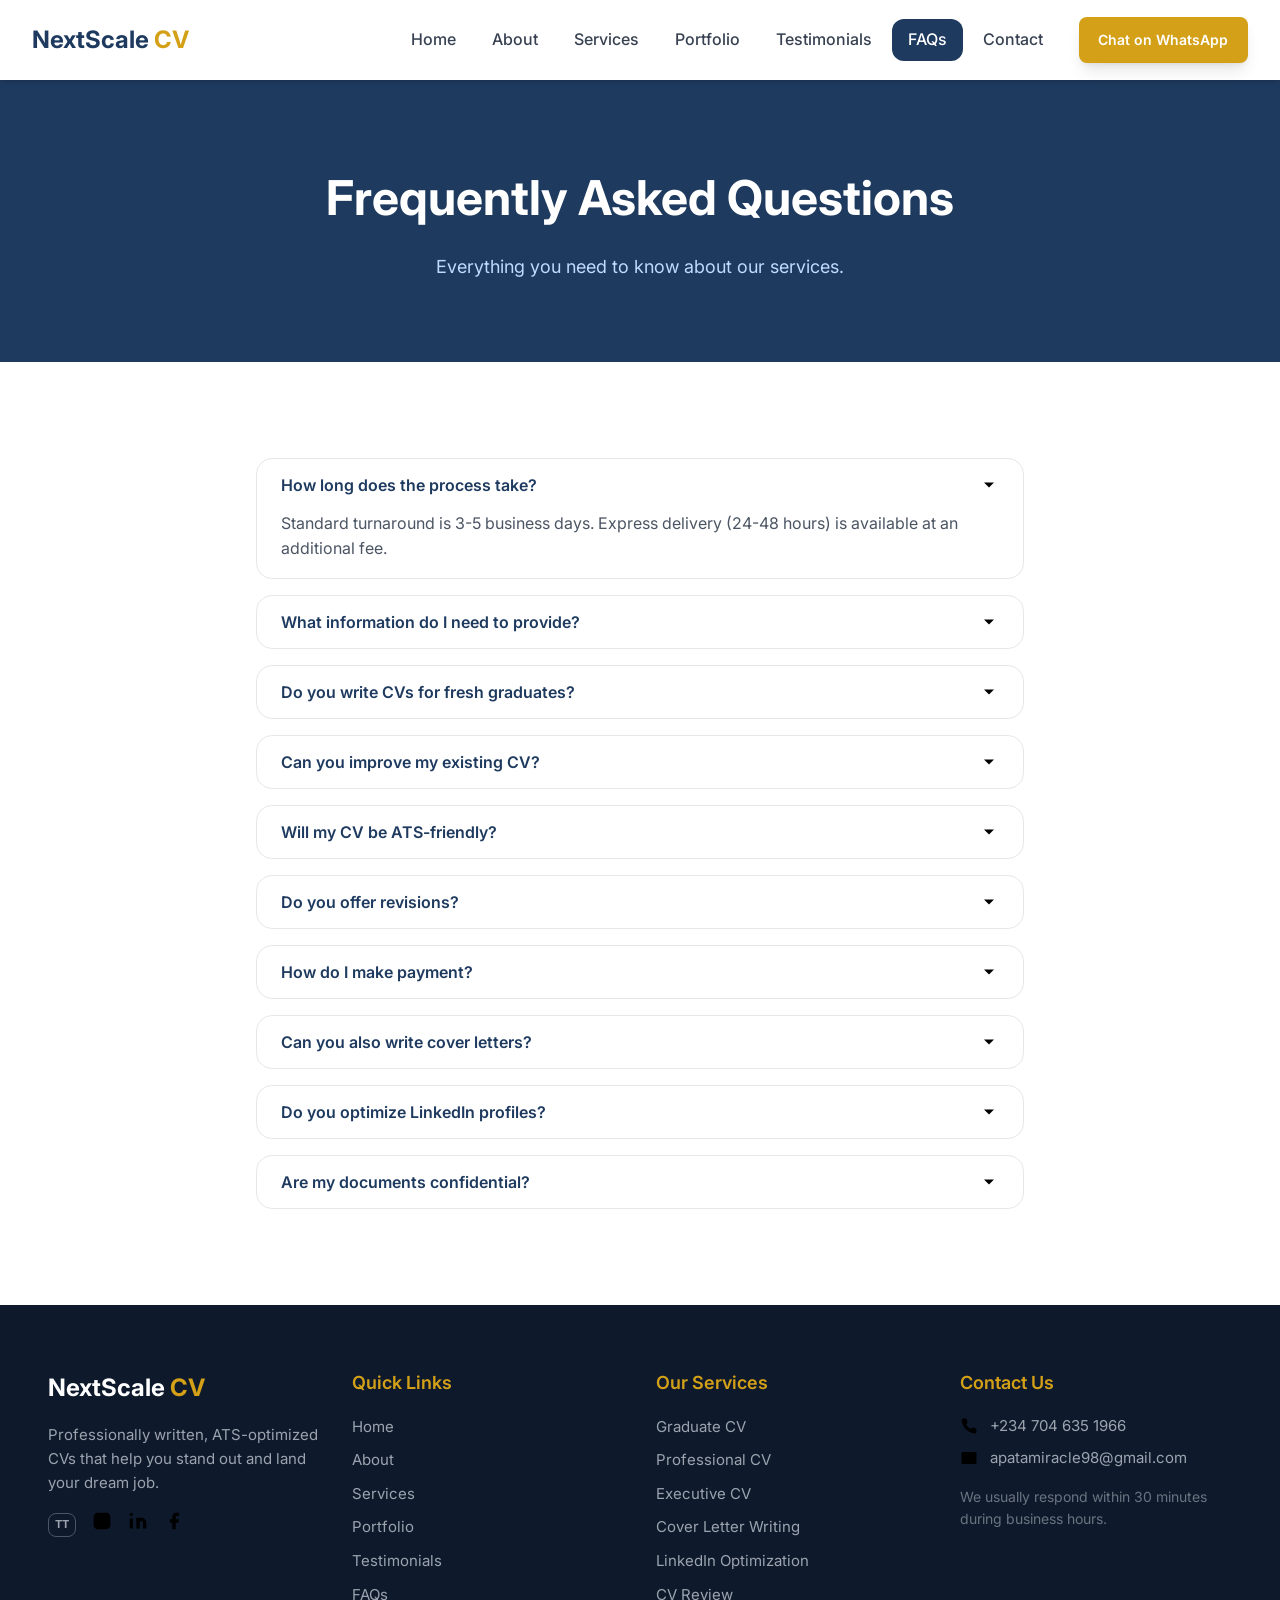
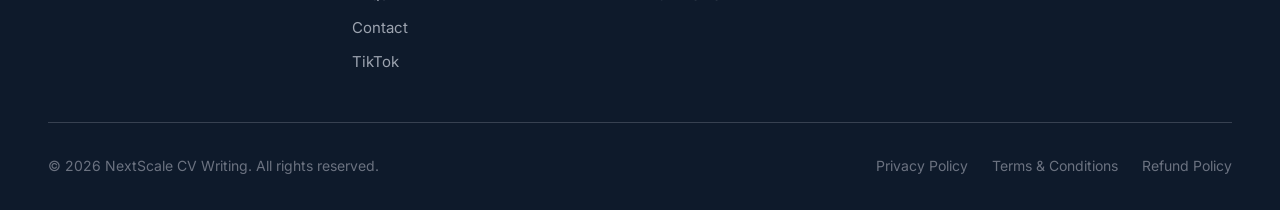
<file: faq.html>
<!DOCTYPE html>
<html lang="en">
<head>
  <meta charset="UTF-8">
  <meta name="viewport" content="width=device-width, initial-scale=1.0">
  <title>FAQs | NextScale CV Writing</title>
  <meta name="description" content="Answers to common questions about turnaround time, pricing, revisions, ATS optimization and more.">
  <link rel="icon" href="data:image/svg+xml,%3Csvg xmlns='http://www.w3.org/2000/svg' viewBox='0 0 64 64'%3E%3Crect width='64' height='64' rx='12' fill='%231e3a5f'/%3E%3Ctext x='32' y='45' font-family='Arial' font-size='38' font-weight='bold' fill='%23d4a017' text-anchor='middle'%3EN%3C/text%3E%3C/svg%3E">
  <link rel="preconnect" href="https://fonts.googleapis.com">
  <link rel="preconnect" href="https://fonts.gstatic.com" crossorigin>
  <link href="https://fonts.googleapis.com/css2?family=Inter:wght@400;500;600;700;800&display=swap" rel="stylesheet">
  <link rel="stylesheet" href="css/styles.css">
</head>
<body>
<svg xmlns="http://www.w3.org/2000/svg" style="display:none">
<symbol id="i-arrow-right" viewBox="0 0 24 24"><path d="M5 12h14"/><path d="m12 5 7 7-7 7"/></symbol>
<symbol id="i-arrow-up" viewBox="0 0 24 24"><path d="m5 12 7-7 7 7"/><path d="M12 19V5"/></symbol>
<symbol id="i-arrow-down" viewBox="0 0 24 24"><path d="M12 5v14"/><path d="m19 12-7 7-7-7"/></symbol>
<symbol id="i-message-circle" viewBox="0 0 24 24"><path d="M7.9 20A9 9 0 1 0 4 16.1L2 22Z"/></symbol>
<symbol id="i-menu" viewBox="0 0 24 24"><line x1="4" x2="20" y1="6" y2="6"/><line x1="4" x2="20" y1="12" y2="12"/><line x1="4" x2="20" y1="18" y2="18"/></symbol>
<symbol id="i-x" viewBox="0 0 24 24"><path d="M18 6 6 18"/><path d="m6 6 12 12"/></symbol>
<symbol id="i-target" viewBox="0 0 24 24"><circle cx="12" cy="12" r="10"/><circle cx="12" cy="12" r="6"/><circle cx="12" cy="12" r="2"/></symbol>
<symbol id="i-heart" viewBox="0 0 24 24"><path d="M19 14c1.49-1.46 3-3.21 3-5.5A5.5 5.5 0 0 0 16.5 3c-1.76 0-3 .5-4.5 2-1.5-1.5-2.74-2-4.5-2A5.5 5.5 0 0 0 2 8.5c0 2.3 1.5 4.05 3 5.5l7 7Z"/></symbol>
<symbol id="i-award" viewBox="0 0 24 24"><circle cx="12" cy="8" r="6"/><path d="M15.477 12.89 17 22l-5-3-5 3 1.523-9.11"/></symbol>
<symbol id="i-users" viewBox="0 0 24 24"><path d="M16 21v-2a4 4 0 0 0-4-4H6a4 4 0 0 0-4 4v2"/><circle cx="9" cy="7" r="4"/><path d="M22 21v-2a4 4 0 0 0-3-3.87"/><path d="M16 3.13a4 4 0 0 1 0 7.75"/></symbol>
<symbol id="i-chevron-down" viewBox="0 0 24 24"><path d="m6 9 6 6 6-6"/></symbol>
<symbol id="i-phone" viewBox="0 0 24 24"><path d="M22 16.92v3a2 2 0 0 1-2.18 2 19.79 19.79 0 0 1-8.63-3.07 19.5 19.5 0 0 1-6-6 19.79 19.79 0 0 1-3.07-8.67A2 2 0 0 1 4.11 2h3a2 2 0 0 1 2 1.72 12.84 12.84 0 0 0 .7 2.81 2 2 0 0 1-.45 2.11L8.09 9.91a16 16 0 0 0 6 6l1.27-1.27a2 2 0 0 1 2.11-.45 12.84 12.84 0 0 0 2.81.7A2 2 0 0 1 22 16.92z"/></symbol>
<symbol id="i-mail" viewBox="0 0 24 24"><rect width="20" height="16" x="2" y="4" rx="2"/><path d="m22 7-8.97 5.7a1.94 1.94 0 0 1-2.06 0L2 7"/></symbol>
<symbol id="i-map-pin" viewBox="0 0 24 24"><path d="M20 10c0 6-8 12-8 12s-8-6-8-12a8 8 0 0 1 16 0Z"/><circle cx="12" cy="10" r="3"/></symbol>
<symbol id="i-clock" viewBox="0 0 24 24"><circle cx="12" cy="12" r="10"/><polyline points="12 6 12 12 16 14"/></symbol>
<symbol id="i-send" viewBox="0 0 24 24"><path d="m22 2-7 20-4-9-9-4Z"/><path d="M22 2 11 13"/></symbol>
<symbol id="i-graduation-cap" viewBox="0 0 24 24"><path d="M21.42 10.922a1 1 0 0 0-.019-1.838L12.83 5.18a2 2 0 0 0-1.66 0L2.6 9.08a1 1 0 0 0 0 1.832l8.57 3.908a2 2 0 0 0 1.66 0z"/><path d="M22 10v6"/><path d="M6 12.5V16a6 3 0 0 0 12 0v-3.5"/></symbol>
<symbol id="i-briefcase" viewBox="0 0 24 24"><path d="M16 20V4a2 2 0 0 0-2-2h-4a2 2 0 0 0-2 2v16"/><rect width="20" height="14" x="2" y="6" rx="2"/></symbol>
<symbol id="i-crown" viewBox="0 0 24 24"><path d="M11.562 3.266a.5.5 0 0 1 .876 0L15.39 8.87a1 1 0 0 0 1.516.294L21.183 5.5a.5.5 0 0 1 .798.519l-2.834 10.246a1 1 0 0 1-.956.735H5.81a1 1 0 0 1-.957-.735L2.02 6.02a.5.5 0 0 1 .798-.519l4.276 3.664a1 1 0 0 0 1.516-.294z"/><path d="M5 21h14"/></symbol>
<symbol id="i-file-text" viewBox="0 0 24 24"><path d="M15 2H6a2 2 0 0 0-2 2v16a2 2 0 0 0 2 2h12a2 2 0 0 0 2-2V7Z"/><path d="M14 2v4a2 2 0 0 0 2 2h4"/><path d="M10 9H8"/><path d="M16 13H8"/><path d="M16 17H8"/></symbol>
<symbol id="i-linkedin" viewBox="0 0 24 24"><path d="M16 8a6 6 0 0 1 6 6v7h-4v-7a2 2 0 0 0-2-2 2 2 0 0 0-2 2v7h-4V8h4"/><rect width="4" height="12" x="2" y="9"/><circle cx="4" cy="4" r="2"/></symbol>
<symbol id="i-search" viewBox="0 0 24 24"><circle cx="11" cy="11" r="8"/><path d="m21 21-4.3-4.3"/></symbol>
<symbol id="i-book-open" viewBox="0 0 24 24"><path d="M12 7v14"/><path d="M3 18a1 1 0 0 1-1-1V4a1 1 0 0 1 1-1h5a4 4 0 0 1 4 4 4 4 0 0 1 4-4h5a1 1 0 0 1 1 1v13a1 1 0 0 1-1 1h-6a3 3 0 0 0-3 3 3 3 0 0 0-3-3z"/></symbol>
<symbol id="i-message-square" viewBox="0 0 24 24"><path d="M21 15a2 2 0 0 1-2 2H7l-4 4V5a2 2 0 0 1 2-2h14a2 2 0 0 1 2 2z"/></symbol>
<symbol id="i-shopping-cart" viewBox="0 0 24 24"><circle cx="8" cy="21" r="1"/><circle cx="19" cy="21" r="1"/><path d="M2.05 2.05h2l2.66 12.42a2 2 0 0 0 2 1.58h9.78a2 2 0 0 0 1.95-1.57l1.65-7.43H5.12"/></symbol>
<symbol id="i-pen-tool" viewBox="0 0 24 24"><path d="m12 19 7-7 3 3-7 7-3-3z"/><path d="m18 13-1.5-7.5L2 2l3.5 14.5L13 18l5-5z"/><path d="m2 2 7.586 7.586"/><circle cx="11" cy="11" r="2"/></symbol>
<symbol id="i-check-circle" viewBox="0 0 24 24"><circle cx="12" cy="12" r="10"/><path d="m9 12 2 2 4-4"/></symbol>
<symbol id="i-file-check" viewBox="0 0 24 24"><path d="M15 2H6a2 2 0 0 0-2 2v16a2 2 0 0 0 2 2h12a2 2 0 0 0 2-2V7Z"/><path d="M14 2v4a2 2 0 0 0 2 2h4"/><path d="m9 15 2 2 4-4"/></symbol>
<symbol id="i-building-2" viewBox="0 0 24 24"><path d="M6 22V4a2 2 0 0 1 2-2h8a2 2 0 0 1 2 2v18Z"/><path d="M6 12H4a2 2 0 0 0-2 2v6a2 2 0 0 0 2 2h2"/><path d="M18 9h2a2 2 0 0 1 2 2v9a2 2 0 0 1-2 2h-2"/><path d="M10 6h4"/><path d="M10 10h4"/><path d="M10 14h4"/><path d="M10 18h4"/></symbol>
<symbol id="i-star" viewBox="0 0 24 24" fill="currentColor" stroke="currentColor"><polygon points="12 2 15.09 8.26 22 9.27 17 14.14 18.18 21.02 12 17.77 5.82 21.02 7 14.14 2 9.27 8.91 8.26 12 2"/></symbol>
<symbol id="i-monitor" viewBox="0 0 24 24"><rect width="20" height="14" x="2" y="3" rx="2"/><line x1="8" x2="16" y1="21" y2="21"/><line x1="12" x2="12" y1="17" y2="21"/></symbol>
<symbol id="i-hard-hat" viewBox="0 0 24 24"><path d="M2 18a1 1 0 0 0 1 1h18a1 1 0 0 0 1-1v-2a1 1 0 0 0-1-1H3a1 1 0 0 0-1 1z"/><path d="M10 5V4a1 1 0 0 1 1-1h2a1 1 0 0 1 1 1v1a1 1 0 0 1 1 1h3a1 1 0 0 1 1 1v2a1 1 0 0 1-1 1H6a1 1 0 0 1-1-1V7a1 1 0 0 1 1-1h3a1 1 0 0 1 1-1z"/></symbol>
<symbol id="i-landmark" viewBox="0 0 24 24"><line x1="3" x2="21" y1="22" y2="22"/><line x1="6" x2="6" y1="18" y2="11"/><line x1="10" x2="10" y1="18" y2="11"/><line x1="14" x2="14" y1="18" y2="11"/><line x1="18" x2="18" y1="18" y2="11"/><polygon points="12 2 20 7 4 7"/></symbol>
<symbol id="i-megaphone" viewBox="0 0 24 24"><path d="m3 11 18-5v12L3 14v-3z"/><path d="M11.6 16.8a3 3 0 1 1-5.8-1.6"/></symbol>
<symbol id="i-headphones" viewBox="0 0 24 24"><path d="M3 14h3a2 2 0 0 1 2 2v3a2 2 0 0 1-2 2H5a2 2 0 0 1-2-2v-7a9 9 0 0 1 18 0v7a2 2 0 0 1-2 2h-1a2 2 0 0 1-2-2v-3a2 2 0 0 1 2-2h3"/></symbol>
<symbol id="i-user-cog" viewBox="0 0 24 24"><circle cx="18" cy="15" r="3"/><circle cx="9" cy="7" r="4"/><path d="M10 15H6a4 4 0 0 0-4 4v2"/><path d="m21.7 16.4-.9-.3"/><path d="m15.2 13.9-.9-.3"/><path d="m16.6 18.7.3-.9"/><path d="m19.1 12.2.3-.9"/><path d="m19.6 18.7-.4-1"/><path d="m16.8 12.3-.4-1"/><path d="m14.3 16.6 1-.4"/><path d="m20.7 13.8 1-.4"/></symbol>
<symbol id="i-utensils" viewBox="0 0 24 24"><path d="M3 2v7c0 1.1.9 2 2 2h4a2 2 0 0 0 2-2V2"/><path d="M7 2v20"/><path d="M21 15V2a5 5 0 0 0-5 5v6c0 1.1.9 2 2 2h3Zm0 0v7"/></symbol>
<symbol id="i-bot" viewBox="0 0 24 24"><path d="M12 8V4H8"/><rect width="16" height="12" x="4" y="8" rx="2"/><path d="M2 14h2"/><path d="M20 14h2"/><path d="M15 13v2"/><path d="M9 13v2"/></symbol>
<symbol id="i-alert-triangle" viewBox="0 0 24 24"><path d="m21.73 18-8-14a2 2 0 0 0-3.48 0l-8 14A2 2 0 0 0 4 21h16a2 2 0 0 0 1.73-3Z"/><path d="M12 9v4"/><path d="M12 17h.01"/></symbol>
<symbol id="i-shield" viewBox="0 0 24 24"><path d="M20 13c0 5-3.5 7.5-7.66 8.95a1 1 0 0 1-.67-.01C7.5 20.5 4 18 4 13V6a1 1 0 0 1 1-1c2 0 4.5-1.2 6.24-2.72a1.17 1.17 0 0 1 1.52 0C14.51 3.81 17 5 19 5a1 1 0 0 1 1 1z"/></symbol>
<symbol id="i-lock" viewBox="0 0 24 24"><rect width="18" height="11" x="3" y="11" rx="2"/><path d="M7 11V7a5 5 0 0 1 10 0v4"/></symbol>
<symbol id="i-layout" viewBox="0 0 24 24"><rect width="18" height="18" x="3" y="3" rx="2"/><path d="M3 9h18"/><path d="M9 21V9"/></symbol>
<symbol id="i-trending-up" viewBox="0 0 24 24"><polyline points="22 7 13.5 15.5 8.5 10.5 2 17"/><polyline points="16 7 22 7 22 13"/></symbol>
<symbol id="i-user-check" viewBox="0 0 24 24"><path d="M16 21v-2a4 4 0 0 0-4-4H6a4 4 0 0 0-4 4v2"/><circle cx="9" cy="7" r="4"/><polyline points="16 11 18 13 22 9"/></symbol>
<symbol id="i-eye" viewBox="0 0 24 24"><path d="M2.06 12.35a1 1 0 0 1 0-.7 10.75 10.75 0 0 1 19.88 0 1 1 0 0 1 0 .7 10.75 10.75 0 0 1-19.88 0"/><circle cx="12" cy="12" r="3"/></symbol>
<symbol id="i-quote" viewBox="0 0 24 24"><path d="M16 3a2 2 0 0 0-2 2v6a2 2 0 0 0 2 2 1 1 0 0 1 1 1v1a2 2 0 0 1-2 2 1 1 0 0 0-1 1v2a1 1 0 0 0 1 1 6 6 0 0 0 6-6V5a2 2 0 0 0-2-2z"/><path d="M5 3a2 2 0 0 0-2 2v6a2 2 0 0 0 2 2 1 1 0 0 1 1 1v1a2 2 0 0 1-2 2 1 1 0 0 0-1 1v2a1 1 0 0 0 1 1 6 6 0 0 0 6-6V5a2 2 0 0 0-2-2z"/></symbol>
<symbol id="i-instagram" viewBox="0 0 24 24"><rect width="20" height="20" x="2" y="2" rx="5"/><path d="M16 11.37A4 4 0 1 1 12.63 8 4 4 0 0 1 16 11.37z"/><line x1="17.5" x2="17.51" y1="6.5" y2="6.5"/></symbol>
<symbol id="i-facebook" viewBox="0 0 24 24"><path d="M18 2h-3a5 5 0 0 0-5 5v3H7v4h3v8h4v-8h3l1-4h-4V7a1 1 0 0 1 1-1h3z"/></symbol>
<symbol id="i-file" viewBox="0 0 24 24"><path d="M14 2H6a2 2 0 0 0-2 2v16a2 2 0 0 0 2 2h12a2 2 0 0 0 2-2V8z"/><polyline points="14 2 14 8 20 8"/><line x1="16" y1="13" x2="8" y2="13"/><line x1="16" y1="17" x2="8" y2="17"/><polyline points="10 9 9 9 8 9"/></symbol>
</svg>
    <nav class="navbar">
      <div class="nav-inner">
        <a href="index.html" class="logo">NextScale <span>CV</span></a>
        <div class="nav-links">
            <a href="index.html" class="nav-link">Home</a>
            <a href="about.html" class="nav-link">About</a>
            <a href="services.html" class="nav-link">Services</a>
            <a href="portfolio.html" class="nav-link">Portfolio</a>
            <a href="testimonials.html" class="nav-link">Testimonials</a>
            <a href="faq.html" class="nav-link">FAQs</a>
            <a href="contact.html" class="nav-link">Contact</a>
          <a href="https://wa.me/2347014681610" target="_blank" rel="noopener noreferrer" class="btn btn-secondary nav-cta">Chat on WhatsApp</a>
        </div>
        <button class="nav-toggle" id="navToggle" aria-label="Toggle menu"><svg width="28" height="28" aria-hidden="true"><use href="#i-menu"/></svg></button>
      </div>
      <div class="nav-mobile" id="navMobile">
        <a href="index.html" class="nav-link">Home</a>
        <a href="about.html" class="nav-link">About</a>
        <a href="services.html" class="nav-link">Services</a>
        <a href="portfolio.html" class="nav-link">Portfolio</a>
        <a href="testimonials.html" class="nav-link">Testimonials</a>
        <a href="faq.html" class="nav-link">FAQs</a>
        <a href="contact.html" class="nav-link">Contact</a>
        <a href="https://wa.me/2347014681610" target="_blank" rel="noopener noreferrer" class="btn btn-secondary">Chat on WhatsApp</a>
      </div>
    </nav>
  <main>
      <section class="page-hero">
        <div class="section-narrow">
          <h1>Frequently Asked Questions</h1>
          <p>Everything you need to know about our services.</p>
        </div>
      </section>

      <section class="section bg-white">
        <div class="section-inner">
          <div class="faq-list">
          <div class="faq-item open">
            <button class="faq-q" type="button">How long does the process take?<svg width="20" height="20" aria-hidden="true"><use href="#i-chevron-down"/></svg></button>
            <div class="faq-a">Standard turnaround is 3-5 business days. Express delivery (24-48 hours) is available at an additional fee.</div>
          </div>
          <div class="faq-item">
            <button class="faq-q" type="button">What information do I need to provide?<svg width="20" height="20" aria-hidden="true"><use href="#i-chevron-down"/></svg></button>
            <div class="faq-a">Your current CV (if available), career goals, target roles/industries, and any specific achievements you want highlighted.</div>
          </div>
          <div class="faq-item">
            <button class="faq-q" type="button">Do you write CVs for fresh graduates?<svg width="20" height="20" aria-hidden="true"><use href="#i-chevron-down"/></svg></button>
            <div class="faq-a">Absolutely! We have specialized packages for students, fresh graduates, and NYSC members entering the job market.</div>
          </div>
          <div class="faq-item">
            <button class="faq-q" type="button">Can you improve my existing CV?<svg width="20" height="20" aria-hidden="true"><use href="#i-chevron-down"/></svg></button>
            <div class="faq-a">Yes! Our CV Review service identifies weaknesses and provides detailed recommendations. We can also fully rewrite it.</div>
          </div>
          <div class="faq-item">
            <button class="faq-q" type="button">Will my CV be ATS-friendly?<svg width="20" height="20" aria-hidden="true"><use href="#i-chevron-down"/></svg></button>
            <div class="faq-a">Yes, all our CVs are optimized for Applicant Tracking Systems to ensure they pass digital screening.</div>
          </div>
          <div class="faq-item">
            <button class="faq-q" type="button">Do you offer revisions?<svg width="20" height="20" aria-hidden="true"><use href="#i-chevron-down"/></svg></button>
            <div class="faq-a">Yes, we offer unlimited revisions within 7 days of delivery to ensure your complete satisfaction.</div>
          </div>
          <div class="faq-item">
            <button class="faq-q" type="button">How do I make payment?<svg width="20" height="20" aria-hidden="true"><use href="#i-chevron-down"/></svg></button>
            <div class="faq-a">We accept bank transfers, mobile money, and secure online payments. Payment details are provided after order confirmation.</div>
          </div>
          <div class="faq-item">
            <button class="faq-q" type="button">Can you also write cover letters?<svg width="20" height="20" aria-hidden="true"><use href="#i-chevron-down"/></svg></button>
            <div class="faq-a">Yes! We offer personalized cover letter writing tailored to specific job applications or general use.</div>
          </div>
          <div class="faq-item">
            <button class="faq-q" type="button">Do you optimize LinkedIn profiles?<svg width="20" height="20" aria-hidden="true"><use href="#i-chevron-down"/></svg></button>
            <div class="faq-a">Yes, our LinkedIn optimization service transforms your profile into a powerful personal branding tool.</div>
          </div>
          <div class="faq-item">
            <button class="faq-q" type="button">Are my documents confidential?<svg width="20" height="20" aria-hidden="true"><use href="#i-chevron-down"/></svg></button>
            <div class="faq-a">Absolutely. We treat all client information with strict confidentiality and never share your details with third parties.</div>
          </div>
          </div>
        </div>
      </section>
  </main>

    <footer class="footer">
      <div class="container">
        <div class="footer-grid">
          <div class="footer-brand">
            <h3>NextScale <span>CV</span></h3>
            <p>Professionally written, ATS-optimized CVs that help you stand out and land your dream job.</p>
            <div class="socials">
              <a href="https://www.tiktok.com/@nextscalemedia1" target="_blank" rel="noopener noreferrer" class="tt" aria-label="TikTok">TT</a>
              <a href="#" aria-label="Instagram"><svg width="20" height="20" aria-hidden="true"><use href="#i-instagram"/></svg></a>
              <a href="#" aria-label="LinkedIn"><svg width="20" height="20" aria-hidden="true"><use href="#i-linkedin"/></svg></a>
              <a href="#" aria-label="Facebook"><svg width="20" height="20" aria-hidden="true"><use href="#i-facebook"/></svg></a>
            </div>
          </div>
          <div class="footer-col">
            <h4>Quick Links</h4>
            <ul>
              <li><a href="index.html">Home</a></li>
              <li><a href="about.html">About</a></li>
              <li><a href="services.html">Services</a></li>
              <li><a href="portfolio.html">Portfolio</a></li>
              <li><a href="testimonials.html">Testimonials</a></li>
              <li><a href="faq.html">FAQs</a></li>
              <li><a href="contact.html">Contact</a></li>
              <li><a href="https://www.tiktok.com/@nextscalemedia1" target="_blank" rel="noopener noreferrer">TikTok</a></li>
            </ul>
          </div>
          <div class="footer-col">
            <h4>Our Services</h4>
            <ul>
              <li><a href="services.html">Graduate CV</a></li>
              <li><a href="services.html">Professional CV</a></li>
              <li><a href="services.html">Executive CV</a></li>
              <li><a href="services.html">Cover Letter Writing</a></li>
              <li><a href="services.html">LinkedIn Optimization</a></li>
              <li><a href="services.html">CV Review</a></li>
            </ul>
          </div>
          <div class="footer-col">
            <h4>Contact Us</h4>
            <ul class="footer-contact">
              <li><svg width="18" height="18" aria-hidden="true"><use href="#i-phone"/></svg><span>+234 704 635 1966</span></li>
              <li><svg width="18" height="18" aria-hidden="true"><use href="#i-mail"/></svg><span>apatamiracle98@gmail.com</span></li>
            </ul>
            <p class="footer-note">We usually respond within 30 minutes during business hours.</p>
          </div>
        </div>
        <div class="footer-bottom">
          <p>&copy; <span id="year">2026</span> NextScale CV Writing. All rights reserved.</p>
          <div class="footer-legal">
            <a href="privacy-policy.html">Privacy Policy</a>
            <a href="terms-conditions.html">Terms &amp; Conditions</a>
            <a href="refund-policy.html">Refund Policy</a>
          </div>
        </div>
      </div>
    </footer>
    <button class="scroll-top" id="scrollTop" aria-label="Scroll to top"><svg width="20" height="20" aria-hidden="true"><use href="#i-arrow-up"/></svg></button>
  <script src="js/main.js"></script>
</body>
</html>
</file>
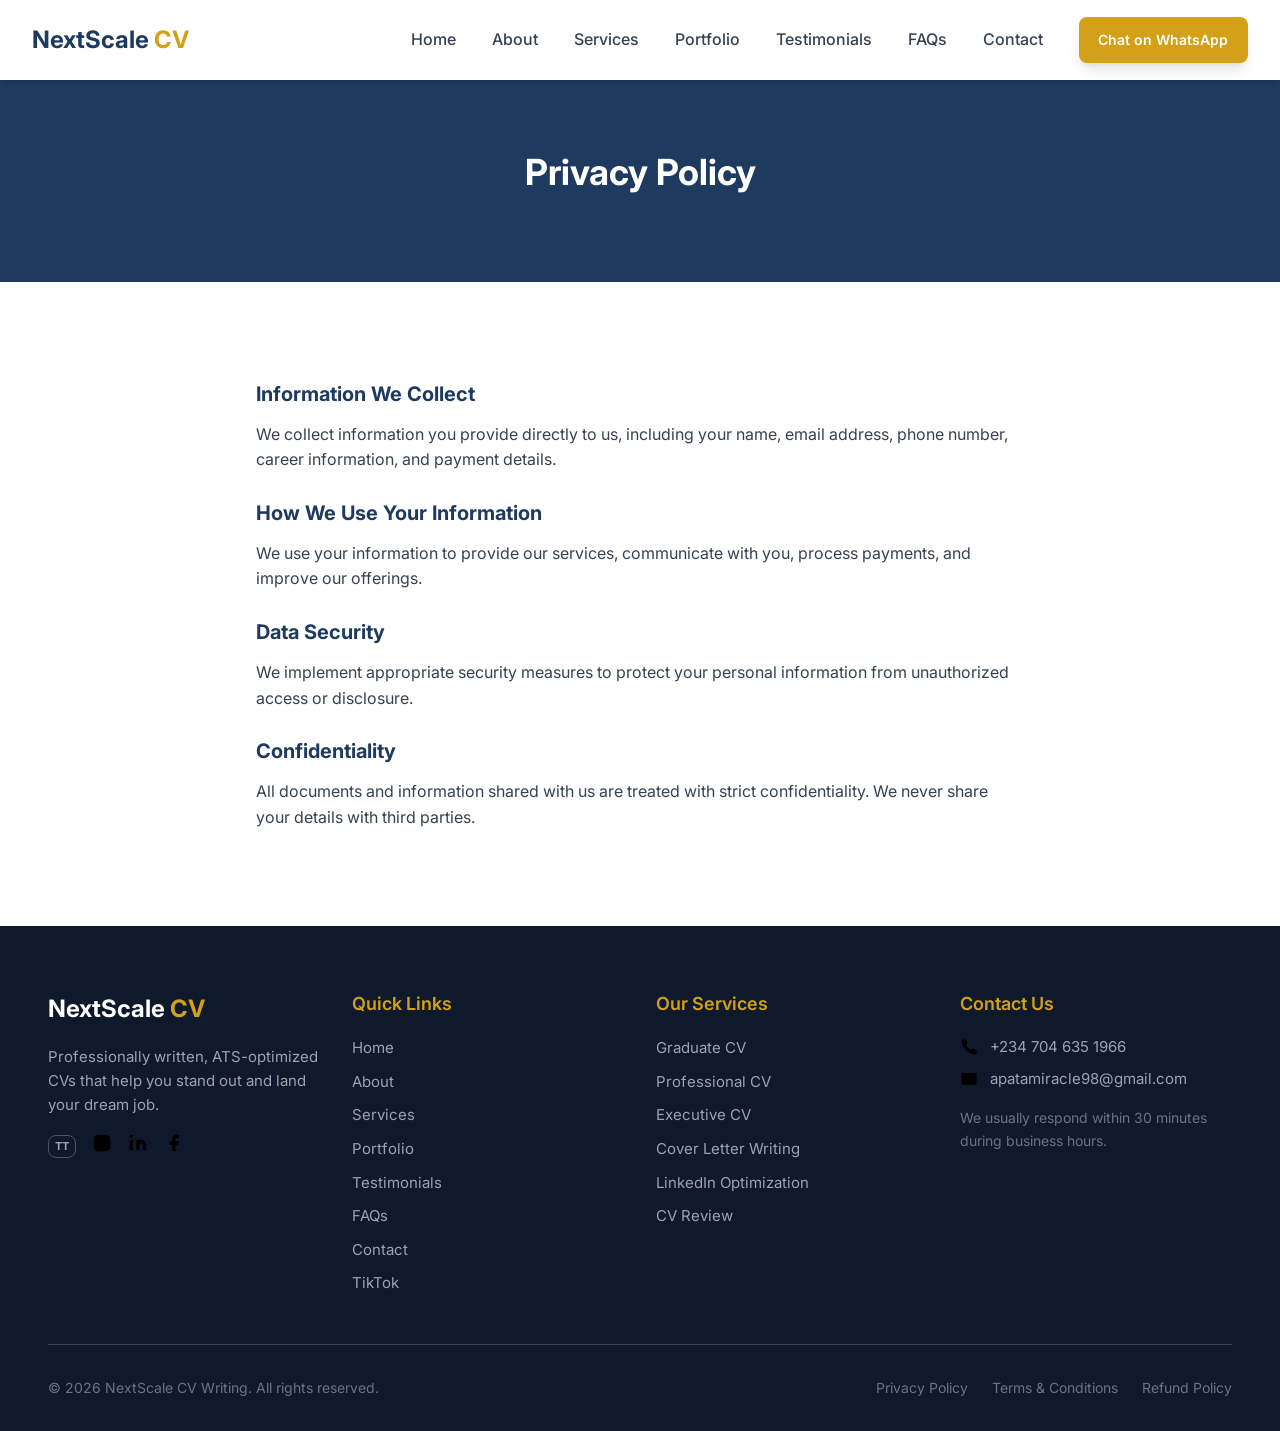
<file: privacy-policy.html>
<!DOCTYPE html>
<html lang="en">
<head>
  <meta charset="UTF-8">
  <meta name="viewport" content="width=device-width, initial-scale=1.0">
  <title>Privacy Policy | NextScale CV Writing</title>
  <meta name="description" content="How NextScale CV Writing collects, uses and protects your personal information.">
  <link rel="icon" href="data:image/svg+xml,%3Csvg xmlns='http://www.w3.org/2000/svg' viewBox='0 0 64 64'%3E%3Crect width='64' height='64' rx='12' fill='%231e3a5f'/%3E%3Ctext x='32' y='45' font-family='Arial' font-size='38' font-weight='bold' fill='%23d4a017' text-anchor='middle'%3EN%3C/text%3E%3C/svg%3E">
  <link rel="preconnect" href="https://fonts.googleapis.com">
  <link rel="preconnect" href="https://fonts.gstatic.com" crossorigin>
  <link href="https://fonts.googleapis.com/css2?family=Inter:wght@400;500;600;700;800&display=swap" rel="stylesheet">
  <link rel="stylesheet" href="css/styles.css">
</head>
<body>
<svg xmlns="http://www.w3.org/2000/svg" style="display:none">
<symbol id="i-arrow-right" viewBox="0 0 24 24"><path d="M5 12h14"/><path d="m12 5 7 7-7 7"/></symbol>
<symbol id="i-arrow-up" viewBox="0 0 24 24"><path d="m5 12 7-7 7 7"/><path d="M12 19V5"/></symbol>
<symbol id="i-arrow-down" viewBox="0 0 24 24"><path d="M12 5v14"/><path d="m19 12-7 7-7-7"/></symbol>
<symbol id="i-message-circle" viewBox="0 0 24 24"><path d="M7.9 20A9 9 0 1 0 4 16.1L2 22Z"/></symbol>
<symbol id="i-menu" viewBox="0 0 24 24"><line x1="4" x2="20" y1="6" y2="6"/><line x1="4" x2="20" y1="12" y2="12"/><line x1="4" x2="20" y1="18" y2="18"/></symbol>
<symbol id="i-x" viewBox="0 0 24 24"><path d="M18 6 6 18"/><path d="m6 6 12 12"/></symbol>
<symbol id="i-target" viewBox="0 0 24 24"><circle cx="12" cy="12" r="10"/><circle cx="12" cy="12" r="6"/><circle cx="12" cy="12" r="2"/></symbol>
<symbol id="i-heart" viewBox="0 0 24 24"><path d="M19 14c1.49-1.46 3-3.21 3-5.5A5.5 5.5 0 0 0 16.5 3c-1.76 0-3 .5-4.5 2-1.5-1.5-2.74-2-4.5-2A5.5 5.5 0 0 0 2 8.5c0 2.3 1.5 4.05 3 5.5l7 7Z"/></symbol>
<symbol id="i-award" viewBox="0 0 24 24"><circle cx="12" cy="8" r="6"/><path d="M15.477 12.89 17 22l-5-3-5 3 1.523-9.11"/></symbol>
<symbol id="i-users" viewBox="0 0 24 24"><path d="M16 21v-2a4 4 0 0 0-4-4H6a4 4 0 0 0-4 4v2"/><circle cx="9" cy="7" r="4"/><path d="M22 21v-2a4 4 0 0 0-3-3.87"/><path d="M16 3.13a4 4 0 0 1 0 7.75"/></symbol>
<symbol id="i-chevron-down" viewBox="0 0 24 24"><path d="m6 9 6 6 6-6"/></symbol>
<symbol id="i-phone" viewBox="0 0 24 24"><path d="M22 16.92v3a2 2 0 0 1-2.18 2 19.79 19.79 0 0 1-8.63-3.07 19.5 19.5 0 0 1-6-6 19.79 19.79 0 0 1-3.07-8.67A2 2 0 0 1 4.11 2h3a2 2 0 0 1 2 1.72 12.84 12.84 0 0 0 .7 2.81 2 2 0 0 1-.45 2.11L8.09 9.91a16 16 0 0 0 6 6l1.27-1.27a2 2 0 0 1 2.11-.45 12.84 12.84 0 0 0 2.81.7A2 2 0 0 1 22 16.92z"/></symbol>
<symbol id="i-mail" viewBox="0 0 24 24"><rect width="20" height="16" x="2" y="4" rx="2"/><path d="m22 7-8.97 5.7a1.94 1.94 0 0 1-2.06 0L2 7"/></symbol>
<symbol id="i-map-pin" viewBox="0 0 24 24"><path d="M20 10c0 6-8 12-8 12s-8-6-8-12a8 8 0 0 1 16 0Z"/><circle cx="12" cy="10" r="3"/></symbol>
<symbol id="i-clock" viewBox="0 0 24 24"><circle cx="12" cy="12" r="10"/><polyline points="12 6 12 12 16 14"/></symbol>
<symbol id="i-send" viewBox="0 0 24 24"><path d="m22 2-7 20-4-9-9-4Z"/><path d="M22 2 11 13"/></symbol>
<symbol id="i-graduation-cap" viewBox="0 0 24 24"><path d="M21.42 10.922a1 1 0 0 0-.019-1.838L12.83 5.18a2 2 0 0 0-1.66 0L2.6 9.08a1 1 0 0 0 0 1.832l8.57 3.908a2 2 0 0 0 1.66 0z"/><path d="M22 10v6"/><path d="M6 12.5V16a6 3 0 0 0 12 0v-3.5"/></symbol>
<symbol id="i-briefcase" viewBox="0 0 24 24"><path d="M16 20V4a2 2 0 0 0-2-2h-4a2 2 0 0 0-2 2v16"/><rect width="20" height="14" x="2" y="6" rx="2"/></symbol>
<symbol id="i-crown" viewBox="0 0 24 24"><path d="M11.562 3.266a.5.5 0 0 1 .876 0L15.39 8.87a1 1 0 0 0 1.516.294L21.183 5.5a.5.5 0 0 1 .798.519l-2.834 10.246a1 1 0 0 1-.956.735H5.81a1 1 0 0 1-.957-.735L2.02 6.02a.5.5 0 0 1 .798-.519l4.276 3.664a1 1 0 0 0 1.516-.294z"/><path d="M5 21h14"/></symbol>
<symbol id="i-file-text" viewBox="0 0 24 24"><path d="M15 2H6a2 2 0 0 0-2 2v16a2 2 0 0 0 2 2h12a2 2 0 0 0 2-2V7Z"/><path d="M14 2v4a2 2 0 0 0 2 2h4"/><path d="M10 9H8"/><path d="M16 13H8"/><path d="M16 17H8"/></symbol>
<symbol id="i-linkedin" viewBox="0 0 24 24"><path d="M16 8a6 6 0 0 1 6 6v7h-4v-7a2 2 0 0 0-2-2 2 2 0 0 0-2 2v7h-4V8h4"/><rect width="4" height="12" x="2" y="9"/><circle cx="4" cy="4" r="2"/></symbol>
<symbol id="i-search" viewBox="0 0 24 24"><circle cx="11" cy="11" r="8"/><path d="m21 21-4.3-4.3"/></symbol>
<symbol id="i-book-open" viewBox="0 0 24 24"><path d="M12 7v14"/><path d="M3 18a1 1 0 0 1-1-1V4a1 1 0 0 1 1-1h5a4 4 0 0 1 4 4 4 4 0 0 1 4-4h5a1 1 0 0 1 1 1v13a1 1 0 0 1-1 1h-6a3 3 0 0 0-3 3 3 3 0 0 0-3-3z"/></symbol>
<symbol id="i-message-square" viewBox="0 0 24 24"><path d="M21 15a2 2 0 0 1-2 2H7l-4 4V5a2 2 0 0 1 2-2h14a2 2 0 0 1 2 2z"/></symbol>
<symbol id="i-shopping-cart" viewBox="0 0 24 24"><circle cx="8" cy="21" r="1"/><circle cx="19" cy="21" r="1"/><path d="M2.05 2.05h2l2.66 12.42a2 2 0 0 0 2 1.58h9.78a2 2 0 0 0 1.95-1.57l1.65-7.43H5.12"/></symbol>
<symbol id="i-pen-tool" viewBox="0 0 24 24"><path d="m12 19 7-7 3 3-7 7-3-3z"/><path d="m18 13-1.5-7.5L2 2l3.5 14.5L13 18l5-5z"/><path d="m2 2 7.586 7.586"/><circle cx="11" cy="11" r="2"/></symbol>
<symbol id="i-check-circle" viewBox="0 0 24 24"><circle cx="12" cy="12" r="10"/><path d="m9 12 2 2 4-4"/></symbol>
<symbol id="i-file-check" viewBox="0 0 24 24"><path d="M15 2H6a2 2 0 0 0-2 2v16a2 2 0 0 0 2 2h12a2 2 0 0 0 2-2V7Z"/><path d="M14 2v4a2 2 0 0 0 2 2h4"/><path d="m9 15 2 2 4-4"/></symbol>
<symbol id="i-building-2" viewBox="0 0 24 24"><path d="M6 22V4a2 2 0 0 1 2-2h8a2 2 0 0 1 2 2v18Z"/><path d="M6 12H4a2 2 0 0 0-2 2v6a2 2 0 0 0 2 2h2"/><path d="M18 9h2a2 2 0 0 1 2 2v9a2 2 0 0 1-2 2h-2"/><path d="M10 6h4"/><path d="M10 10h4"/><path d="M10 14h4"/><path d="M10 18h4"/></symbol>
<symbol id="i-star" viewBox="0 0 24 24" fill="currentColor" stroke="currentColor"><polygon points="12 2 15.09 8.26 22 9.27 17 14.14 18.18 21.02 12 17.77 5.82 21.02 7 14.14 2 9.27 8.91 8.26 12 2"/></symbol>
<symbol id="i-monitor" viewBox="0 0 24 24"><rect width="20" height="14" x="2" y="3" rx="2"/><line x1="8" x2="16" y1="21" y2="21"/><line x1="12" x2="12" y1="17" y2="21"/></symbol>
<symbol id="i-hard-hat" viewBox="0 0 24 24"><path d="M2 18a1 1 0 0 0 1 1h18a1 1 0 0 0 1-1v-2a1 1 0 0 0-1-1H3a1 1 0 0 0-1 1z"/><path d="M10 5V4a1 1 0 0 1 1-1h2a1 1 0 0 1 1 1v1a1 1 0 0 1 1 1h3a1 1 0 0 1 1 1v2a1 1 0 0 1-1 1H6a1 1 0 0 1-1-1V7a1 1 0 0 1 1-1h3a1 1 0 0 1 1-1z"/></symbol>
<symbol id="i-landmark" viewBox="0 0 24 24"><line x1="3" x2="21" y1="22" y2="22"/><line x1="6" x2="6" y1="18" y2="11"/><line x1="10" x2="10" y1="18" y2="11"/><line x1="14" x2="14" y1="18" y2="11"/><line x1="18" x2="18" y1="18" y2="11"/><polygon points="12 2 20 7 4 7"/></symbol>
<symbol id="i-megaphone" viewBox="0 0 24 24"><path d="m3 11 18-5v12L3 14v-3z"/><path d="M11.6 16.8a3 3 0 1 1-5.8-1.6"/></symbol>
<symbol id="i-headphones" viewBox="0 0 24 24"><path d="M3 14h3a2 2 0 0 1 2 2v3a2 2 0 0 1-2 2H5a2 2 0 0 1-2-2v-7a9 9 0 0 1 18 0v7a2 2 0 0 1-2 2h-1a2 2 0 0 1-2-2v-3a2 2 0 0 1 2-2h3"/></symbol>
<symbol id="i-user-cog" viewBox="0 0 24 24"><circle cx="18" cy="15" r="3"/><circle cx="9" cy="7" r="4"/><path d="M10 15H6a4 4 0 0 0-4 4v2"/><path d="m21.7 16.4-.9-.3"/><path d="m15.2 13.9-.9-.3"/><path d="m16.6 18.7.3-.9"/><path d="m19.1 12.2.3-.9"/><path d="m19.6 18.7-.4-1"/><path d="m16.8 12.3-.4-1"/><path d="m14.3 16.6 1-.4"/><path d="m20.7 13.8 1-.4"/></symbol>
<symbol id="i-utensils" viewBox="0 0 24 24"><path d="M3 2v7c0 1.1.9 2 2 2h4a2 2 0 0 0 2-2V2"/><path d="M7 2v20"/><path d="M21 15V2a5 5 0 0 0-5 5v6c0 1.1.9 2 2 2h3Zm0 0v7"/></symbol>
<symbol id="i-bot" viewBox="0 0 24 24"><path d="M12 8V4H8"/><rect width="16" height="12" x="4" y="8" rx="2"/><path d="M2 14h2"/><path d="M20 14h2"/><path d="M15 13v2"/><path d="M9 13v2"/></symbol>
<symbol id="i-alert-triangle" viewBox="0 0 24 24"><path d="m21.73 18-8-14a2 2 0 0 0-3.48 0l-8 14A2 2 0 0 0 4 21h16a2 2 0 0 0 1.73-3Z"/><path d="M12 9v4"/><path d="M12 17h.01"/></symbol>
<symbol id="i-shield" viewBox="0 0 24 24"><path d="M20 13c0 5-3.5 7.5-7.66 8.95a1 1 0 0 1-.67-.01C7.5 20.5 4 18 4 13V6a1 1 0 0 1 1-1c2 0 4.5-1.2 6.24-2.72a1.17 1.17 0 0 1 1.52 0C14.51 3.81 17 5 19 5a1 1 0 0 1 1 1z"/></symbol>
<symbol id="i-lock" viewBox="0 0 24 24"><rect width="18" height="11" x="3" y="11" rx="2"/><path d="M7 11V7a5 5 0 0 1 10 0v4"/></symbol>
<symbol id="i-layout" viewBox="0 0 24 24"><rect width="18" height="18" x="3" y="3" rx="2"/><path d="M3 9h18"/><path d="M9 21V9"/></symbol>
<symbol id="i-trending-up" viewBox="0 0 24 24"><polyline points="22 7 13.5 15.5 8.5 10.5 2 17"/><polyline points="16 7 22 7 22 13"/></symbol>
<symbol id="i-user-check" viewBox="0 0 24 24"><path d="M16 21v-2a4 4 0 0 0-4-4H6a4 4 0 0 0-4 4v2"/><circle cx="9" cy="7" r="4"/><polyline points="16 11 18 13 22 9"/></symbol>
<symbol id="i-eye" viewBox="0 0 24 24"><path d="M2.06 12.35a1 1 0 0 1 0-.7 10.75 10.75 0 0 1 19.88 0 1 1 0 0 1 0 .7 10.75 10.75 0 0 1-19.88 0"/><circle cx="12" cy="12" r="3"/></symbol>
<symbol id="i-quote" viewBox="0 0 24 24"><path d="M16 3a2 2 0 0 0-2 2v6a2 2 0 0 0 2 2 1 1 0 0 1 1 1v1a2 2 0 0 1-2 2 1 1 0 0 0-1 1v2a1 1 0 0 0 1 1 6 6 0 0 0 6-6V5a2 2 0 0 0-2-2z"/><path d="M5 3a2 2 0 0 0-2 2v6a2 2 0 0 0 2 2 1 1 0 0 1 1 1v1a2 2 0 0 1-2 2 1 1 0 0 0-1 1v2a1 1 0 0 0 1 1 6 6 0 0 0 6-6V5a2 2 0 0 0-2-2z"/></symbol>
<symbol id="i-instagram" viewBox="0 0 24 24"><rect width="20" height="20" x="2" y="2" rx="5"/><path d="M16 11.37A4 4 0 1 1 12.63 8 4 4 0 0 1 16 11.37z"/><line x1="17.5" x2="17.51" y1="6.5" y2="6.5"/></symbol>
<symbol id="i-facebook" viewBox="0 0 24 24"><path d="M18 2h-3a5 5 0 0 0-5 5v3H7v4h3v8h4v-8h3l1-4h-4V7a1 1 0 0 1 1-1h3z"/></symbol>
<symbol id="i-file" viewBox="0 0 24 24"><path d="M14 2H6a2 2 0 0 0-2 2v16a2 2 0 0 0 2 2h12a2 2 0 0 0 2-2V8z"/><polyline points="14 2 14 8 20 8"/><line x1="16" y1="13" x2="8" y2="13"/><line x1="16" y1="17" x2="8" y2="17"/><polyline points="10 9 9 9 8 9"/></symbol>
</svg>
    <nav class="navbar">
      <div class="nav-inner">
        <a href="index.html" class="logo">NextScale <span>CV</span></a>
        <div class="nav-links">
            <a href="index.html" class="nav-link">Home</a>
            <a href="about.html" class="nav-link">About</a>
            <a href="services.html" class="nav-link">Services</a>
            <a href="portfolio.html" class="nav-link">Portfolio</a>
            <a href="testimonials.html" class="nav-link">Testimonials</a>
            <a href="faq.html" class="nav-link">FAQs</a>
            <a href="contact.html" class="nav-link">Contact</a>
          <a href="https://wa.me/2347014681610" target="_blank" rel="noopener noreferrer" class="btn btn-secondary nav-cta">Chat on WhatsApp</a>
        </div>
        <button class="nav-toggle" id="navToggle" aria-label="Toggle menu"><svg width="28" height="28" aria-hidden="true"><use href="#i-menu"/></svg></button>
      </div>
      <div class="nav-mobile" id="navMobile">
        <a href="index.html" class="nav-link">Home</a>
        <a href="about.html" class="nav-link">About</a>
        <a href="services.html" class="nav-link">Services</a>
        <a href="portfolio.html" class="nav-link">Portfolio</a>
        <a href="testimonials.html" class="nav-link">Testimonials</a>
        <a href="faq.html" class="nav-link">FAQs</a>
        <a href="contact.html" class="nav-link">Contact</a>
        <a href="https://wa.me/2347014681610" target="_blank" rel="noopener noreferrer" class="btn btn-secondary">Chat on WhatsApp</a>
      </div>
    </nav>
  <main>
      <section class="page-hero page-hero-sm">
        <div class="section-narrow">
          <h1>Privacy Policy</h1>
          <p></p>
        </div>
      </section>

      <section class="section bg-white">
        <div class="section-narrow policy-content reveal">
          <h3>Information We Collect</h3>
          <p>We collect information you provide directly to us, including your name, email address, phone number, career information, and payment details.</p>
          <h3>How We Use Your Information</h3>
          <p>We use your information to provide our services, communicate with you, process payments, and improve our offerings.</p>
          <h3>Data Security</h3>
          <p>We implement appropriate security measures to protect your personal information from unauthorized access or disclosure.</p>
          <h3>Confidentiality</h3>
          <p>All documents and information shared with us are treated with strict confidentiality. We never share your details with third parties.</p>
        </div>
      </section>
  </main>

    <footer class="footer">
      <div class="container">
        <div class="footer-grid">
          <div class="footer-brand">
            <h3>NextScale <span>CV</span></h3>
            <p>Professionally written, ATS-optimized CVs that help you stand out and land your dream job.</p>
            <div class="socials">
              <a href="https://www.tiktok.com/@nextscalemedia1" target="_blank" rel="noopener noreferrer" class="tt" aria-label="TikTok">TT</a>
              <a href="#" aria-label="Instagram"><svg width="20" height="20" aria-hidden="true"><use href="#i-instagram"/></svg></a>
              <a href="#" aria-label="LinkedIn"><svg width="20" height="20" aria-hidden="true"><use href="#i-linkedin"/></svg></a>
              <a href="#" aria-label="Facebook"><svg width="20" height="20" aria-hidden="true"><use href="#i-facebook"/></svg></a>
            </div>
          </div>
          <div class="footer-col">
            <h4>Quick Links</h4>
            <ul>
              <li><a href="index.html">Home</a></li>
              <li><a href="about.html">About</a></li>
              <li><a href="services.html">Services</a></li>
              <li><a href="portfolio.html">Portfolio</a></li>
              <li><a href="testimonials.html">Testimonials</a></li>
              <li><a href="faq.html">FAQs</a></li>
              <li><a href="contact.html">Contact</a></li>
              <li><a href="https://www.tiktok.com/@nextscalemedia1" target="_blank" rel="noopener noreferrer">TikTok</a></li>
            </ul>
          </div>
          <div class="footer-col">
            <h4>Our Services</h4>
            <ul>
              <li><a href="services.html">Graduate CV</a></li>
              <li><a href="services.html">Professional CV</a></li>
              <li><a href="services.html">Executive CV</a></li>
              <li><a href="services.html">Cover Letter Writing</a></li>
              <li><a href="services.html">LinkedIn Optimization</a></li>
              <li><a href="services.html">CV Review</a></li>
            </ul>
          </div>
          <div class="footer-col">
            <h4>Contact Us</h4>
            <ul class="footer-contact">
              <li><svg width="18" height="18" aria-hidden="true"><use href="#i-phone"/></svg><span>+234 704 635 1966</span></li>
              <li><svg width="18" height="18" aria-hidden="true"><use href="#i-mail"/></svg><span>apatamiracle98@gmail.com</span></li>
            </ul>
            <p class="footer-note">We usually respond within 30 minutes during business hours.</p>
          </div>
        </div>
        <div class="footer-bottom">
          <p>&copy; <span id="year">2026</span> NextScale CV Writing. All rights reserved.</p>
          <div class="footer-legal">
            <a href="privacy-policy.html">Privacy Policy</a>
            <a href="terms-conditions.html">Terms &amp; Conditions</a>
            <a href="refund-policy.html">Refund Policy</a>
          </div>
        </div>
      </div>
    </footer>
    <button class="scroll-top" id="scrollTop" aria-label="Scroll to top"><svg width="20" height="20" aria-hidden="true"><use href="#i-arrow-up"/></svg></button>
  <script src="js/main.js"></script>
</body>
</html>
</file>
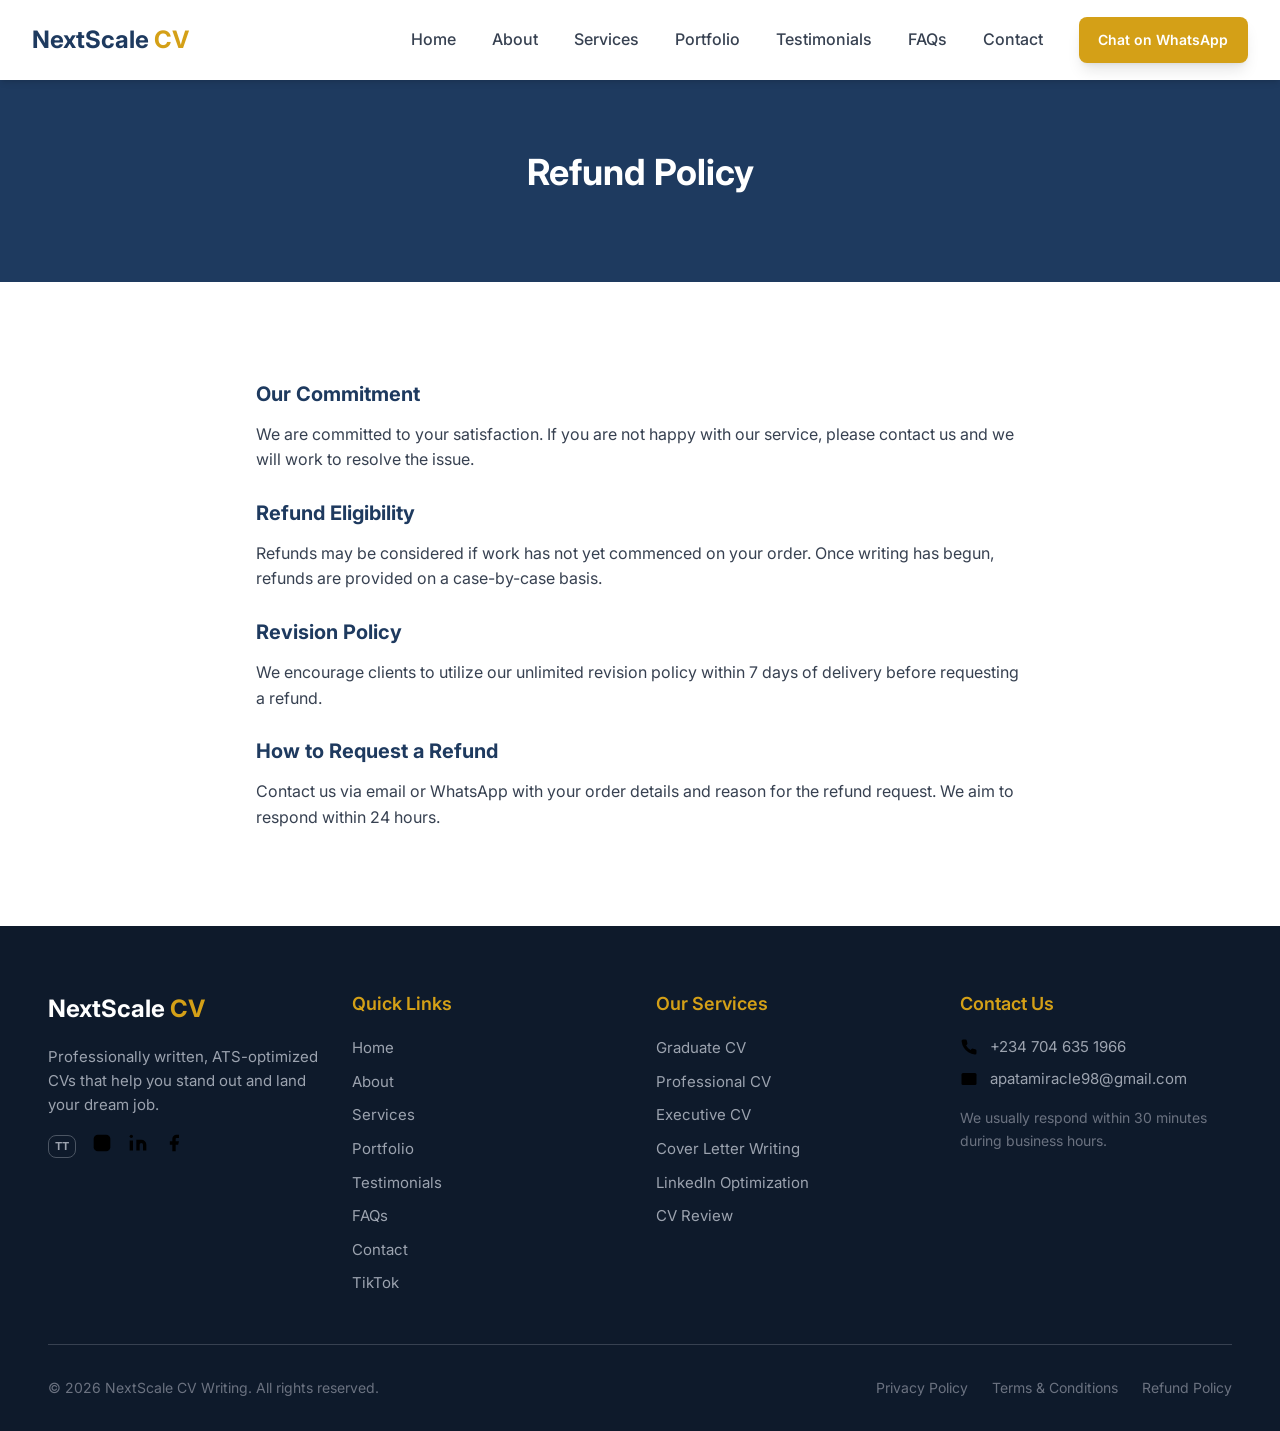
<file: refund-policy.html>
<!DOCTYPE html>
<html lang="en">
<head>
  <meta charset="UTF-8">
  <meta name="viewport" content="width=device-width, initial-scale=1.0">
  <title>Refund Policy | NextScale CV Writing</title>
  <meta name="description" content="NextScale CV Writing's refund and revision policy.">
  <link rel="icon" href="data:image/svg+xml,%3Csvg xmlns='http://www.w3.org/2000/svg' viewBox='0 0 64 64'%3E%3Crect width='64' height='64' rx='12' fill='%231e3a5f'/%3E%3Ctext x='32' y='45' font-family='Arial' font-size='38' font-weight='bold' fill='%23d4a017' text-anchor='middle'%3EN%3C/text%3E%3C/svg%3E">
  <link rel="preconnect" href="https://fonts.googleapis.com">
  <link rel="preconnect" href="https://fonts.gstatic.com" crossorigin>
  <link href="https://fonts.googleapis.com/css2?family=Inter:wght@400;500;600;700;800&display=swap" rel="stylesheet">
  <link rel="stylesheet" href="css/styles.css">
</head>
<body>
<svg xmlns="http://www.w3.org/2000/svg" style="display:none">
<symbol id="i-arrow-right" viewBox="0 0 24 24"><path d="M5 12h14"/><path d="m12 5 7 7-7 7"/></symbol>
<symbol id="i-arrow-up" viewBox="0 0 24 24"><path d="m5 12 7-7 7 7"/><path d="M12 19V5"/></symbol>
<symbol id="i-arrow-down" viewBox="0 0 24 24"><path d="M12 5v14"/><path d="m19 12-7 7-7-7"/></symbol>
<symbol id="i-message-circle" viewBox="0 0 24 24"><path d="M7.9 20A9 9 0 1 0 4 16.1L2 22Z"/></symbol>
<symbol id="i-menu" viewBox="0 0 24 24"><line x1="4" x2="20" y1="6" y2="6"/><line x1="4" x2="20" y1="12" y2="12"/><line x1="4" x2="20" y1="18" y2="18"/></symbol>
<symbol id="i-x" viewBox="0 0 24 24"><path d="M18 6 6 18"/><path d="m6 6 12 12"/></symbol>
<symbol id="i-target" viewBox="0 0 24 24"><circle cx="12" cy="12" r="10"/><circle cx="12" cy="12" r="6"/><circle cx="12" cy="12" r="2"/></symbol>
<symbol id="i-heart" viewBox="0 0 24 24"><path d="M19 14c1.49-1.46 3-3.21 3-5.5A5.5 5.5 0 0 0 16.5 3c-1.76 0-3 .5-4.5 2-1.5-1.5-2.74-2-4.5-2A5.5 5.5 0 0 0 2 8.5c0 2.3 1.5 4.05 3 5.5l7 7Z"/></symbol>
<symbol id="i-award" viewBox="0 0 24 24"><circle cx="12" cy="8" r="6"/><path d="M15.477 12.89 17 22l-5-3-5 3 1.523-9.11"/></symbol>
<symbol id="i-users" viewBox="0 0 24 24"><path d="M16 21v-2a4 4 0 0 0-4-4H6a4 4 0 0 0-4 4v2"/><circle cx="9" cy="7" r="4"/><path d="M22 21v-2a4 4 0 0 0-3-3.87"/><path d="M16 3.13a4 4 0 0 1 0 7.75"/></symbol>
<symbol id="i-chevron-down" viewBox="0 0 24 24"><path d="m6 9 6 6 6-6"/></symbol>
<symbol id="i-phone" viewBox="0 0 24 24"><path d="M22 16.92v3a2 2 0 0 1-2.18 2 19.79 19.79 0 0 1-8.63-3.07 19.5 19.5 0 0 1-6-6 19.79 19.79 0 0 1-3.07-8.67A2 2 0 0 1 4.11 2h3a2 2 0 0 1 2 1.72 12.84 12.84 0 0 0 .7 2.81 2 2 0 0 1-.45 2.11L8.09 9.91a16 16 0 0 0 6 6l1.27-1.27a2 2 0 0 1 2.11-.45 12.84 12.84 0 0 0 2.81.7A2 2 0 0 1 22 16.92z"/></symbol>
<symbol id="i-mail" viewBox="0 0 24 24"><rect width="20" height="16" x="2" y="4" rx="2"/><path d="m22 7-8.97 5.7a1.94 1.94 0 0 1-2.06 0L2 7"/></symbol>
<symbol id="i-map-pin" viewBox="0 0 24 24"><path d="M20 10c0 6-8 12-8 12s-8-6-8-12a8 8 0 0 1 16 0Z"/><circle cx="12" cy="10" r="3"/></symbol>
<symbol id="i-clock" viewBox="0 0 24 24"><circle cx="12" cy="12" r="10"/><polyline points="12 6 12 12 16 14"/></symbol>
<symbol id="i-send" viewBox="0 0 24 24"><path d="m22 2-7 20-4-9-9-4Z"/><path d="M22 2 11 13"/></symbol>
<symbol id="i-graduation-cap" viewBox="0 0 24 24"><path d="M21.42 10.922a1 1 0 0 0-.019-1.838L12.83 5.18a2 2 0 0 0-1.66 0L2.6 9.08a1 1 0 0 0 0 1.832l8.57 3.908a2 2 0 0 0 1.66 0z"/><path d="M22 10v6"/><path d="M6 12.5V16a6 3 0 0 0 12 0v-3.5"/></symbol>
<symbol id="i-briefcase" viewBox="0 0 24 24"><path d="M16 20V4a2 2 0 0 0-2-2h-4a2 2 0 0 0-2 2v16"/><rect width="20" height="14" x="2" y="6" rx="2"/></symbol>
<symbol id="i-crown" viewBox="0 0 24 24"><path d="M11.562 3.266a.5.5 0 0 1 .876 0L15.39 8.87a1 1 0 0 0 1.516.294L21.183 5.5a.5.5 0 0 1 .798.519l-2.834 10.246a1 1 0 0 1-.956.735H5.81a1 1 0 0 1-.957-.735L2.02 6.02a.5.5 0 0 1 .798-.519l4.276 3.664a1 1 0 0 0 1.516-.294z"/><path d="M5 21h14"/></symbol>
<symbol id="i-file-text" viewBox="0 0 24 24"><path d="M15 2H6a2 2 0 0 0-2 2v16a2 2 0 0 0 2 2h12a2 2 0 0 0 2-2V7Z"/><path d="M14 2v4a2 2 0 0 0 2 2h4"/><path d="M10 9H8"/><path d="M16 13H8"/><path d="M16 17H8"/></symbol>
<symbol id="i-linkedin" viewBox="0 0 24 24"><path d="M16 8a6 6 0 0 1 6 6v7h-4v-7a2 2 0 0 0-2-2 2 2 0 0 0-2 2v7h-4V8h4"/><rect width="4" height="12" x="2" y="9"/><circle cx="4" cy="4" r="2"/></symbol>
<symbol id="i-search" viewBox="0 0 24 24"><circle cx="11" cy="11" r="8"/><path d="m21 21-4.3-4.3"/></symbol>
<symbol id="i-book-open" viewBox="0 0 24 24"><path d="M12 7v14"/><path d="M3 18a1 1 0 0 1-1-1V4a1 1 0 0 1 1-1h5a4 4 0 0 1 4 4 4 4 0 0 1 4-4h5a1 1 0 0 1 1 1v13a1 1 0 0 1-1 1h-6a3 3 0 0 0-3 3 3 3 0 0 0-3-3z"/></symbol>
<symbol id="i-message-square" viewBox="0 0 24 24"><path d="M21 15a2 2 0 0 1-2 2H7l-4 4V5a2 2 0 0 1 2-2h14a2 2 0 0 1 2 2z"/></symbol>
<symbol id="i-shopping-cart" viewBox="0 0 24 24"><circle cx="8" cy="21" r="1"/><circle cx="19" cy="21" r="1"/><path d="M2.05 2.05h2l2.66 12.42a2 2 0 0 0 2 1.58h9.78a2 2 0 0 0 1.95-1.57l1.65-7.43H5.12"/></symbol>
<symbol id="i-pen-tool" viewBox="0 0 24 24"><path d="m12 19 7-7 3 3-7 7-3-3z"/><path d="m18 13-1.5-7.5L2 2l3.5 14.5L13 18l5-5z"/><path d="m2 2 7.586 7.586"/><circle cx="11" cy="11" r="2"/></symbol>
<symbol id="i-check-circle" viewBox="0 0 24 24"><circle cx="12" cy="12" r="10"/><path d="m9 12 2 2 4-4"/></symbol>
<symbol id="i-file-check" viewBox="0 0 24 24"><path d="M15 2H6a2 2 0 0 0-2 2v16a2 2 0 0 0 2 2h12a2 2 0 0 0 2-2V7Z"/><path d="M14 2v4a2 2 0 0 0 2 2h4"/><path d="m9 15 2 2 4-4"/></symbol>
<symbol id="i-building-2" viewBox="0 0 24 24"><path d="M6 22V4a2 2 0 0 1 2-2h8a2 2 0 0 1 2 2v18Z"/><path d="M6 12H4a2 2 0 0 0-2 2v6a2 2 0 0 0 2 2h2"/><path d="M18 9h2a2 2 0 0 1 2 2v9a2 2 0 0 1-2 2h-2"/><path d="M10 6h4"/><path d="M10 10h4"/><path d="M10 14h4"/><path d="M10 18h4"/></symbol>
<symbol id="i-star" viewBox="0 0 24 24" fill="currentColor" stroke="currentColor"><polygon points="12 2 15.09 8.26 22 9.27 17 14.14 18.18 21.02 12 17.77 5.82 21.02 7 14.14 2 9.27 8.91 8.26 12 2"/></symbol>
<symbol id="i-monitor" viewBox="0 0 24 24"><rect width="20" height="14" x="2" y="3" rx="2"/><line x1="8" x2="16" y1="21" y2="21"/><line x1="12" x2="12" y1="17" y2="21"/></symbol>
<symbol id="i-hard-hat" viewBox="0 0 24 24"><path d="M2 18a1 1 0 0 0 1 1h18a1 1 0 0 0 1-1v-2a1 1 0 0 0-1-1H3a1 1 0 0 0-1 1z"/><path d="M10 5V4a1 1 0 0 1 1-1h2a1 1 0 0 1 1 1v1a1 1 0 0 1 1 1h3a1 1 0 0 1 1 1v2a1 1 0 0 1-1 1H6a1 1 0 0 1-1-1V7a1 1 0 0 1 1-1h3a1 1 0 0 1 1-1z"/></symbol>
<symbol id="i-landmark" viewBox="0 0 24 24"><line x1="3" x2="21" y1="22" y2="22"/><line x1="6" x2="6" y1="18" y2="11"/><line x1="10" x2="10" y1="18" y2="11"/><line x1="14" x2="14" y1="18" y2="11"/><line x1="18" x2="18" y1="18" y2="11"/><polygon points="12 2 20 7 4 7"/></symbol>
<symbol id="i-megaphone" viewBox="0 0 24 24"><path d="m3 11 18-5v12L3 14v-3z"/><path d="M11.6 16.8a3 3 0 1 1-5.8-1.6"/></symbol>
<symbol id="i-headphones" viewBox="0 0 24 24"><path d="M3 14h3a2 2 0 0 1 2 2v3a2 2 0 0 1-2 2H5a2 2 0 0 1-2-2v-7a9 9 0 0 1 18 0v7a2 2 0 0 1-2 2h-1a2 2 0 0 1-2-2v-3a2 2 0 0 1 2-2h3"/></symbol>
<symbol id="i-user-cog" viewBox="0 0 24 24"><circle cx="18" cy="15" r="3"/><circle cx="9" cy="7" r="4"/><path d="M10 15H6a4 4 0 0 0-4 4v2"/><path d="m21.7 16.4-.9-.3"/><path d="m15.2 13.9-.9-.3"/><path d="m16.6 18.7.3-.9"/><path d="m19.1 12.2.3-.9"/><path d="m19.6 18.7-.4-1"/><path d="m16.8 12.3-.4-1"/><path d="m14.3 16.6 1-.4"/><path d="m20.7 13.8 1-.4"/></symbol>
<symbol id="i-utensils" viewBox="0 0 24 24"><path d="M3 2v7c0 1.1.9 2 2 2h4a2 2 0 0 0 2-2V2"/><path d="M7 2v20"/><path d="M21 15V2a5 5 0 0 0-5 5v6c0 1.1.9 2 2 2h3Zm0 0v7"/></symbol>
<symbol id="i-bot" viewBox="0 0 24 24"><path d="M12 8V4H8"/><rect width="16" height="12" x="4" y="8" rx="2"/><path d="M2 14h2"/><path d="M20 14h2"/><path d="M15 13v2"/><path d="M9 13v2"/></symbol>
<symbol id="i-alert-triangle" viewBox="0 0 24 24"><path d="m21.73 18-8-14a2 2 0 0 0-3.48 0l-8 14A2 2 0 0 0 4 21h16a2 2 0 0 0 1.73-3Z"/><path d="M12 9v4"/><path d="M12 17h.01"/></symbol>
<symbol id="i-shield" viewBox="0 0 24 24"><path d="M20 13c0 5-3.5 7.5-7.66 8.95a1 1 0 0 1-.67-.01C7.5 20.5 4 18 4 13V6a1 1 0 0 1 1-1c2 0 4.5-1.2 6.24-2.72a1.17 1.17 0 0 1 1.52 0C14.51 3.81 17 5 19 5a1 1 0 0 1 1 1z"/></symbol>
<symbol id="i-lock" viewBox="0 0 24 24"><rect width="18" height="11" x="3" y="11" rx="2"/><path d="M7 11V7a5 5 0 0 1 10 0v4"/></symbol>
<symbol id="i-layout" viewBox="0 0 24 24"><rect width="18" height="18" x="3" y="3" rx="2"/><path d="M3 9h18"/><path d="M9 21V9"/></symbol>
<symbol id="i-trending-up" viewBox="0 0 24 24"><polyline points="22 7 13.5 15.5 8.5 10.5 2 17"/><polyline points="16 7 22 7 22 13"/></symbol>
<symbol id="i-user-check" viewBox="0 0 24 24"><path d="M16 21v-2a4 4 0 0 0-4-4H6a4 4 0 0 0-4 4v2"/><circle cx="9" cy="7" r="4"/><polyline points="16 11 18 13 22 9"/></symbol>
<symbol id="i-eye" viewBox="0 0 24 24"><path d="M2.06 12.35a1 1 0 0 1 0-.7 10.75 10.75 0 0 1 19.88 0 1 1 0 0 1 0 .7 10.75 10.75 0 0 1-19.88 0"/><circle cx="12" cy="12" r="3"/></symbol>
<symbol id="i-quote" viewBox="0 0 24 24"><path d="M16 3a2 2 0 0 0-2 2v6a2 2 0 0 0 2 2 1 1 0 0 1 1 1v1a2 2 0 0 1-2 2 1 1 0 0 0-1 1v2a1 1 0 0 0 1 1 6 6 0 0 0 6-6V5a2 2 0 0 0-2-2z"/><path d="M5 3a2 2 0 0 0-2 2v6a2 2 0 0 0 2 2 1 1 0 0 1 1 1v1a2 2 0 0 1-2 2 1 1 0 0 0-1 1v2a1 1 0 0 0 1 1 6 6 0 0 0 6-6V5a2 2 0 0 0-2-2z"/></symbol>
<symbol id="i-instagram" viewBox="0 0 24 24"><rect width="20" height="20" x="2" y="2" rx="5"/><path d="M16 11.37A4 4 0 1 1 12.63 8 4 4 0 0 1 16 11.37z"/><line x1="17.5" x2="17.51" y1="6.5" y2="6.5"/></symbol>
<symbol id="i-facebook" viewBox="0 0 24 24"><path d="M18 2h-3a5 5 0 0 0-5 5v3H7v4h3v8h4v-8h3l1-4h-4V7a1 1 0 0 1 1-1h3z"/></symbol>
<symbol id="i-file" viewBox="0 0 24 24"><path d="M14 2H6a2 2 0 0 0-2 2v16a2 2 0 0 0 2 2h12a2 2 0 0 0 2-2V8z"/><polyline points="14 2 14 8 20 8"/><line x1="16" y1="13" x2="8" y2="13"/><line x1="16" y1="17" x2="8" y2="17"/><polyline points="10 9 9 9 8 9"/></symbol>
</svg>
    <nav class="navbar">
      <div class="nav-inner">
        <a href="index.html" class="logo">NextScale <span>CV</span></a>
        <div class="nav-links">
            <a href="index.html" class="nav-link">Home</a>
            <a href="about.html" class="nav-link">About</a>
            <a href="services.html" class="nav-link">Services</a>
            <a href="portfolio.html" class="nav-link">Portfolio</a>
            <a href="testimonials.html" class="nav-link">Testimonials</a>
            <a href="faq.html" class="nav-link">FAQs</a>
            <a href="contact.html" class="nav-link">Contact</a>
          <a href="https://wa.me/2347014681610" target="_blank" rel="noopener noreferrer" class="btn btn-secondary nav-cta">Chat on WhatsApp</a>
        </div>
        <button class="nav-toggle" id="navToggle" aria-label="Toggle menu"><svg width="28" height="28" aria-hidden="true"><use href="#i-menu"/></svg></button>
      </div>
      <div class="nav-mobile" id="navMobile">
        <a href="index.html" class="nav-link">Home</a>
        <a href="about.html" class="nav-link">About</a>
        <a href="services.html" class="nav-link">Services</a>
        <a href="portfolio.html" class="nav-link">Portfolio</a>
        <a href="testimonials.html" class="nav-link">Testimonials</a>
        <a href="faq.html" class="nav-link">FAQs</a>
        <a href="contact.html" class="nav-link">Contact</a>
        <a href="https://wa.me/2347014681610" target="_blank" rel="noopener noreferrer" class="btn btn-secondary">Chat on WhatsApp</a>
      </div>
    </nav>
  <main>
      <section class="page-hero page-hero-sm">
        <div class="section-narrow">
          <h1>Refund Policy</h1>
          <p></p>
        </div>
      </section>

      <section class="section bg-white">
        <div class="section-narrow policy-content reveal">
          <h3>Our Commitment</h3>
          <p>We are committed to your satisfaction. If you are not happy with our service, please contact us and we will work to resolve the issue.</p>
          <h3>Refund Eligibility</h3>
          <p>Refunds may be considered if work has not yet commenced on your order. Once writing has begun, refunds are provided on a case-by-case basis.</p>
          <h3>Revision Policy</h3>
          <p>We encourage clients to utilize our unlimited revision policy within 7 days of delivery before requesting a refund.</p>
          <h3>How to Request a Refund</h3>
          <p>Contact us via email or WhatsApp with your order details and reason for the refund request. We aim to respond within 24 hours.</p>
        </div>
      </section>
  </main>

    <footer class="footer">
      <div class="container">
        <div class="footer-grid">
          <div class="footer-brand">
            <h3>NextScale <span>CV</span></h3>
            <p>Professionally written, ATS-optimized CVs that help you stand out and land your dream job.</p>
            <div class="socials">
              <a href="https://www.tiktok.com/@nextscalemedia1" target="_blank" rel="noopener noreferrer" class="tt" aria-label="TikTok">TT</a>
              <a href="#" aria-label="Instagram"><svg width="20" height="20" aria-hidden="true"><use href="#i-instagram"/></svg></a>
              <a href="#" aria-label="LinkedIn"><svg width="20" height="20" aria-hidden="true"><use href="#i-linkedin"/></svg></a>
              <a href="#" aria-label="Facebook"><svg width="20" height="20" aria-hidden="true"><use href="#i-facebook"/></svg></a>
            </div>
          </div>
          <div class="footer-col">
            <h4>Quick Links</h4>
            <ul>
              <li><a href="index.html">Home</a></li>
              <li><a href="about.html">About</a></li>
              <li><a href="services.html">Services</a></li>
              <li><a href="portfolio.html">Portfolio</a></li>
              <li><a href="testimonials.html">Testimonials</a></li>
              <li><a href="faq.html">FAQs</a></li>
              <li><a href="contact.html">Contact</a></li>
              <li><a href="https://www.tiktok.com/@nextscalemedia1" target="_blank" rel="noopener noreferrer">TikTok</a></li>
            </ul>
          </div>
          <div class="footer-col">
            <h4>Our Services</h4>
            <ul>
              <li><a href="services.html">Graduate CV</a></li>
              <li><a href="services.html">Professional CV</a></li>
              <li><a href="services.html">Executive CV</a></li>
              <li><a href="services.html">Cover Letter Writing</a></li>
              <li><a href="services.html">LinkedIn Optimization</a></li>
              <li><a href="services.html">CV Review</a></li>
            </ul>
          </div>
          <div class="footer-col">
            <h4>Contact Us</h4>
            <ul class="footer-contact">
              <li><svg width="18" height="18" aria-hidden="true"><use href="#i-phone"/></svg><span>+234 704 635 1966</span></li>
              <li><svg width="18" height="18" aria-hidden="true"><use href="#i-mail"/></svg><span>apatamiracle98@gmail.com</span></li>
            </ul>
            <p class="footer-note">We usually respond within 30 minutes during business hours.</p>
          </div>
        </div>
        <div class="footer-bottom">
          <p>&copy; <span id="year">2026</span> NextScale CV Writing. All rights reserved.</p>
          <div class="footer-legal">
            <a href="privacy-policy.html">Privacy Policy</a>
            <a href="terms-conditions.html">Terms &amp; Conditions</a>
            <a href="refund-policy.html">Refund Policy</a>
          </div>
        </div>
      </div>
    </footer>
    <button class="scroll-top" id="scrollTop" aria-label="Scroll to top"><svg width="20" height="20" aria-hidden="true"><use href="#i-arrow-up"/></svg></button>
  <script src="js/main.js"></script>
</body>
</html>
</file>
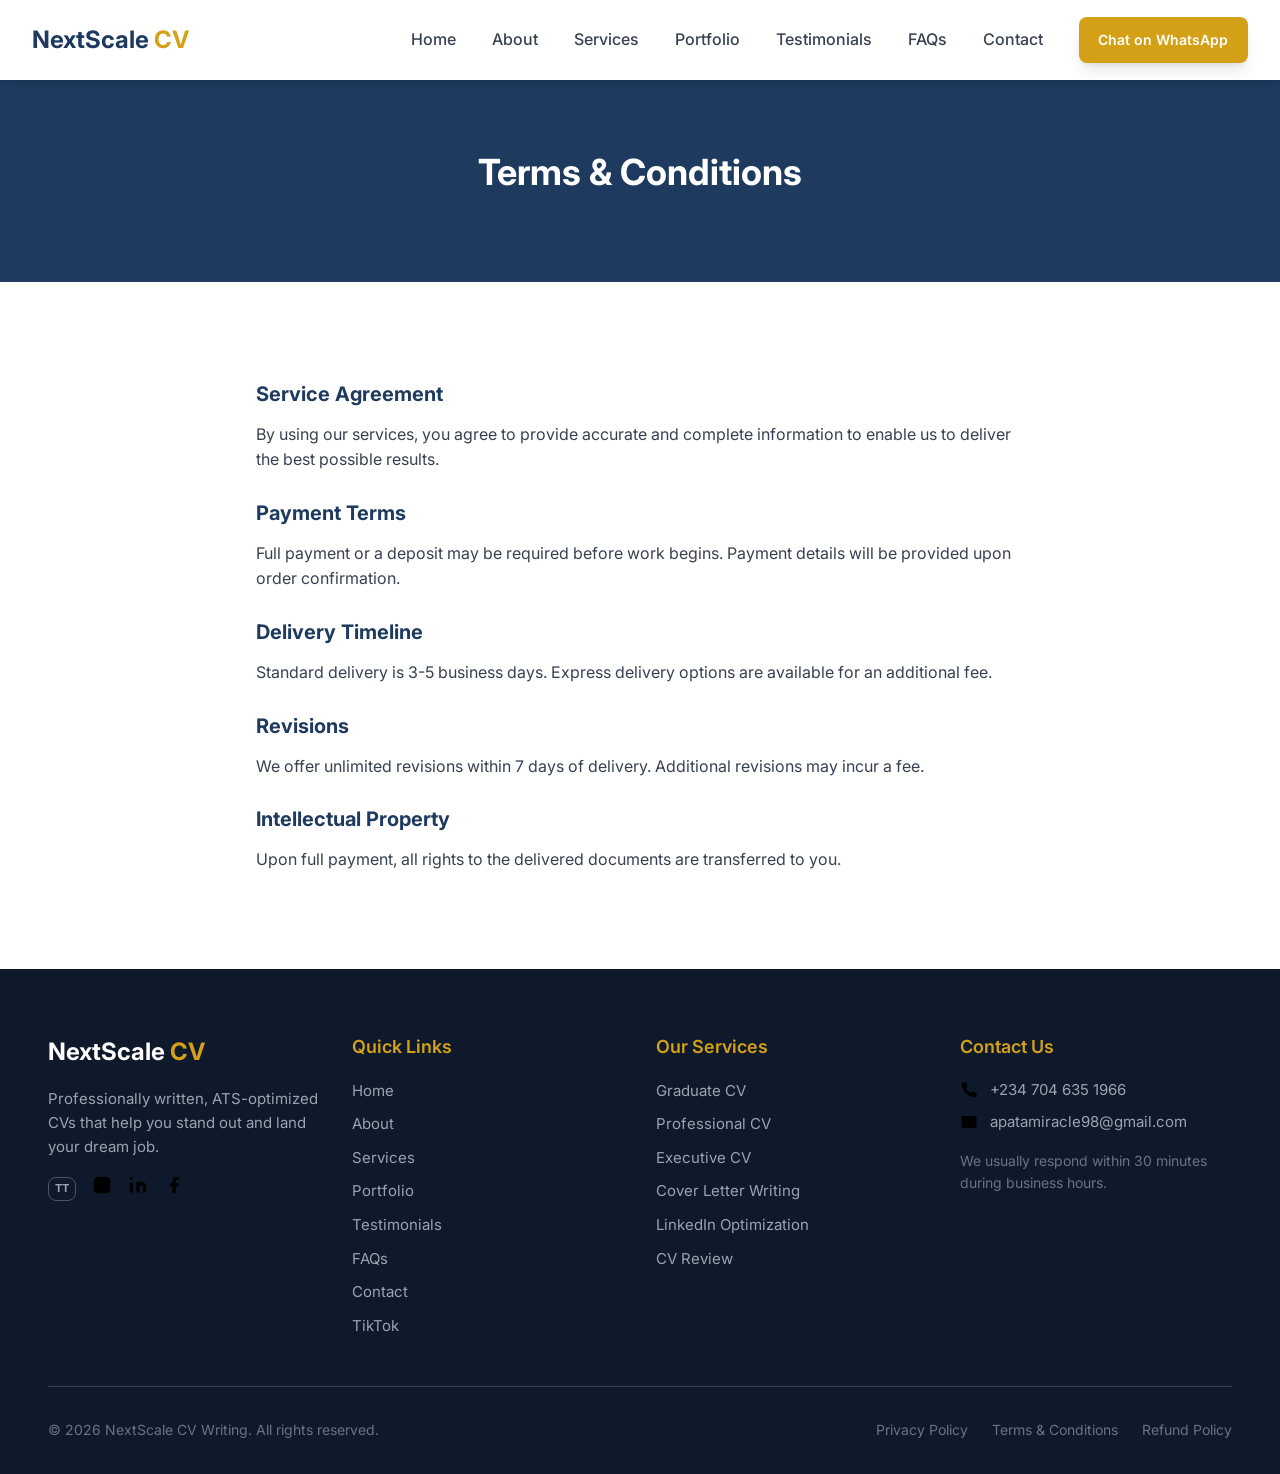
<file: terms-conditions.html>
<!DOCTYPE html>
<html lang="en">
<head>
  <meta charset="UTF-8">
  <meta name="viewport" content="width=device-width, initial-scale=1.0">
  <title>Terms &amp; Conditions | NextScale CV Writing</title>
  <meta name="description" content="The terms and conditions governing the use of NextScale CV Writing services.">
  <link rel="icon" href="data:image/svg+xml,%3Csvg xmlns='http://www.w3.org/2000/svg' viewBox='0 0 64 64'%3E%3Crect width='64' height='64' rx='12' fill='%231e3a5f'/%3E%3Ctext x='32' y='45' font-family='Arial' font-size='38' font-weight='bold' fill='%23d4a017' text-anchor='middle'%3EN%3C/text%3E%3C/svg%3E">
  <link rel="preconnect" href="https://fonts.googleapis.com">
  <link rel="preconnect" href="https://fonts.gstatic.com" crossorigin>
  <link href="https://fonts.googleapis.com/css2?family=Inter:wght@400;500;600;700;800&display=swap" rel="stylesheet">
  <link rel="stylesheet" href="css/styles.css">
</head>
<body>
<svg xmlns="http://www.w3.org/2000/svg" style="display:none">
<symbol id="i-arrow-right" viewBox="0 0 24 24"><path d="M5 12h14"/><path d="m12 5 7 7-7 7"/></symbol>
<symbol id="i-arrow-up" viewBox="0 0 24 24"><path d="m5 12 7-7 7 7"/><path d="M12 19V5"/></symbol>
<symbol id="i-arrow-down" viewBox="0 0 24 24"><path d="M12 5v14"/><path d="m19 12-7 7-7-7"/></symbol>
<symbol id="i-message-circle" viewBox="0 0 24 24"><path d="M7.9 20A9 9 0 1 0 4 16.1L2 22Z"/></symbol>
<symbol id="i-menu" viewBox="0 0 24 24"><line x1="4" x2="20" y1="6" y2="6"/><line x1="4" x2="20" y1="12" y2="12"/><line x1="4" x2="20" y1="18" y2="18"/></symbol>
<symbol id="i-x" viewBox="0 0 24 24"><path d="M18 6 6 18"/><path d="m6 6 12 12"/></symbol>
<symbol id="i-target" viewBox="0 0 24 24"><circle cx="12" cy="12" r="10"/><circle cx="12" cy="12" r="6"/><circle cx="12" cy="12" r="2"/></symbol>
<symbol id="i-heart" viewBox="0 0 24 24"><path d="M19 14c1.49-1.46 3-3.21 3-5.5A5.5 5.5 0 0 0 16.5 3c-1.76 0-3 .5-4.5 2-1.5-1.5-2.74-2-4.5-2A5.5 5.5 0 0 0 2 8.5c0 2.3 1.5 4.05 3 5.5l7 7Z"/></symbol>
<symbol id="i-award" viewBox="0 0 24 24"><circle cx="12" cy="8" r="6"/><path d="M15.477 12.89 17 22l-5-3-5 3 1.523-9.11"/></symbol>
<symbol id="i-users" viewBox="0 0 24 24"><path d="M16 21v-2a4 4 0 0 0-4-4H6a4 4 0 0 0-4 4v2"/><circle cx="9" cy="7" r="4"/><path d="M22 21v-2a4 4 0 0 0-3-3.87"/><path d="M16 3.13a4 4 0 0 1 0 7.75"/></symbol>
<symbol id="i-chevron-down" viewBox="0 0 24 24"><path d="m6 9 6 6 6-6"/></symbol>
<symbol id="i-phone" viewBox="0 0 24 24"><path d="M22 16.92v3a2 2 0 0 1-2.18 2 19.79 19.79 0 0 1-8.63-3.07 19.5 19.5 0 0 1-6-6 19.79 19.79 0 0 1-3.07-8.67A2 2 0 0 1 4.11 2h3a2 2 0 0 1 2 1.72 12.84 12.84 0 0 0 .7 2.81 2 2 0 0 1-.45 2.11L8.09 9.91a16 16 0 0 0 6 6l1.27-1.27a2 2 0 0 1 2.11-.45 12.84 12.84 0 0 0 2.81.7A2 2 0 0 1 22 16.92z"/></symbol>
<symbol id="i-mail" viewBox="0 0 24 24"><rect width="20" height="16" x="2" y="4" rx="2"/><path d="m22 7-8.97 5.7a1.94 1.94 0 0 1-2.06 0L2 7"/></symbol>
<symbol id="i-map-pin" viewBox="0 0 24 24"><path d="M20 10c0 6-8 12-8 12s-8-6-8-12a8 8 0 0 1 16 0Z"/><circle cx="12" cy="10" r="3"/></symbol>
<symbol id="i-clock" viewBox="0 0 24 24"><circle cx="12" cy="12" r="10"/><polyline points="12 6 12 12 16 14"/></symbol>
<symbol id="i-send" viewBox="0 0 24 24"><path d="m22 2-7 20-4-9-9-4Z"/><path d="M22 2 11 13"/></symbol>
<symbol id="i-graduation-cap" viewBox="0 0 24 24"><path d="M21.42 10.922a1 1 0 0 0-.019-1.838L12.83 5.18a2 2 0 0 0-1.66 0L2.6 9.08a1 1 0 0 0 0 1.832l8.57 3.908a2 2 0 0 0 1.66 0z"/><path d="M22 10v6"/><path d="M6 12.5V16a6 3 0 0 0 12 0v-3.5"/></symbol>
<symbol id="i-briefcase" viewBox="0 0 24 24"><path d="M16 20V4a2 2 0 0 0-2-2h-4a2 2 0 0 0-2 2v16"/><rect width="20" height="14" x="2" y="6" rx="2"/></symbol>
<symbol id="i-crown" viewBox="0 0 24 24"><path d="M11.562 3.266a.5.5 0 0 1 .876 0L15.39 8.87a1 1 0 0 0 1.516.294L21.183 5.5a.5.5 0 0 1 .798.519l-2.834 10.246a1 1 0 0 1-.956.735H5.81a1 1 0 0 1-.957-.735L2.02 6.02a.5.5 0 0 1 .798-.519l4.276 3.664a1 1 0 0 0 1.516-.294z"/><path d="M5 21h14"/></symbol>
<symbol id="i-file-text" viewBox="0 0 24 24"><path d="M15 2H6a2 2 0 0 0-2 2v16a2 2 0 0 0 2 2h12a2 2 0 0 0 2-2V7Z"/><path d="M14 2v4a2 2 0 0 0 2 2h4"/><path d="M10 9H8"/><path d="M16 13H8"/><path d="M16 17H8"/></symbol>
<symbol id="i-linkedin" viewBox="0 0 24 24"><path d="M16 8a6 6 0 0 1 6 6v7h-4v-7a2 2 0 0 0-2-2 2 2 0 0 0-2 2v7h-4V8h4"/><rect width="4" height="12" x="2" y="9"/><circle cx="4" cy="4" r="2"/></symbol>
<symbol id="i-search" viewBox="0 0 24 24"><circle cx="11" cy="11" r="8"/><path d="m21 21-4.3-4.3"/></symbol>
<symbol id="i-book-open" viewBox="0 0 24 24"><path d="M12 7v14"/><path d="M3 18a1 1 0 0 1-1-1V4a1 1 0 0 1 1-1h5a4 4 0 0 1 4 4 4 4 0 0 1 4-4h5a1 1 0 0 1 1 1v13a1 1 0 0 1-1 1h-6a3 3 0 0 0-3 3 3 3 0 0 0-3-3z"/></symbol>
<symbol id="i-message-square" viewBox="0 0 24 24"><path d="M21 15a2 2 0 0 1-2 2H7l-4 4V5a2 2 0 0 1 2-2h14a2 2 0 0 1 2 2z"/></symbol>
<symbol id="i-shopping-cart" viewBox="0 0 24 24"><circle cx="8" cy="21" r="1"/><circle cx="19" cy="21" r="1"/><path d="M2.05 2.05h2l2.66 12.42a2 2 0 0 0 2 1.58h9.78a2 2 0 0 0 1.95-1.57l1.65-7.43H5.12"/></symbol>
<symbol id="i-pen-tool" viewBox="0 0 24 24"><path d="m12 19 7-7 3 3-7 7-3-3z"/><path d="m18 13-1.5-7.5L2 2l3.5 14.5L13 18l5-5z"/><path d="m2 2 7.586 7.586"/><circle cx="11" cy="11" r="2"/></symbol>
<symbol id="i-check-circle" viewBox="0 0 24 24"><circle cx="12" cy="12" r="10"/><path d="m9 12 2 2 4-4"/></symbol>
<symbol id="i-file-check" viewBox="0 0 24 24"><path d="M15 2H6a2 2 0 0 0-2 2v16a2 2 0 0 0 2 2h12a2 2 0 0 0 2-2V7Z"/><path d="M14 2v4a2 2 0 0 0 2 2h4"/><path d="m9 15 2 2 4-4"/></symbol>
<symbol id="i-building-2" viewBox="0 0 24 24"><path d="M6 22V4a2 2 0 0 1 2-2h8a2 2 0 0 1 2 2v18Z"/><path d="M6 12H4a2 2 0 0 0-2 2v6a2 2 0 0 0 2 2h2"/><path d="M18 9h2a2 2 0 0 1 2 2v9a2 2 0 0 1-2 2h-2"/><path d="M10 6h4"/><path d="M10 10h4"/><path d="M10 14h4"/><path d="M10 18h4"/></symbol>
<symbol id="i-star" viewBox="0 0 24 24" fill="currentColor" stroke="currentColor"><polygon points="12 2 15.09 8.26 22 9.27 17 14.14 18.18 21.02 12 17.77 5.82 21.02 7 14.14 2 9.27 8.91 8.26 12 2"/></symbol>
<symbol id="i-monitor" viewBox="0 0 24 24"><rect width="20" height="14" x="2" y="3" rx="2"/><line x1="8" x2="16" y1="21" y2="21"/><line x1="12" x2="12" y1="17" y2="21"/></symbol>
<symbol id="i-hard-hat" viewBox="0 0 24 24"><path d="M2 18a1 1 0 0 0 1 1h18a1 1 0 0 0 1-1v-2a1 1 0 0 0-1-1H3a1 1 0 0 0-1 1z"/><path d="M10 5V4a1 1 0 0 1 1-1h2a1 1 0 0 1 1 1v1a1 1 0 0 1 1 1h3a1 1 0 0 1 1 1v2a1 1 0 0 1-1 1H6a1 1 0 0 1-1-1V7a1 1 0 0 1 1-1h3a1 1 0 0 1 1-1z"/></symbol>
<symbol id="i-landmark" viewBox="0 0 24 24"><line x1="3" x2="21" y1="22" y2="22"/><line x1="6" x2="6" y1="18" y2="11"/><line x1="10" x2="10" y1="18" y2="11"/><line x1="14" x2="14" y1="18" y2="11"/><line x1="18" x2="18" y1="18" y2="11"/><polygon points="12 2 20 7 4 7"/></symbol>
<symbol id="i-megaphone" viewBox="0 0 24 24"><path d="m3 11 18-5v12L3 14v-3z"/><path d="M11.6 16.8a3 3 0 1 1-5.8-1.6"/></symbol>
<symbol id="i-headphones" viewBox="0 0 24 24"><path d="M3 14h3a2 2 0 0 1 2 2v3a2 2 0 0 1-2 2H5a2 2 0 0 1-2-2v-7a9 9 0 0 1 18 0v7a2 2 0 0 1-2 2h-1a2 2 0 0 1-2-2v-3a2 2 0 0 1 2-2h3"/></symbol>
<symbol id="i-user-cog" viewBox="0 0 24 24"><circle cx="18" cy="15" r="3"/><circle cx="9" cy="7" r="4"/><path d="M10 15H6a4 4 0 0 0-4 4v2"/><path d="m21.7 16.4-.9-.3"/><path d="m15.2 13.9-.9-.3"/><path d="m16.6 18.7.3-.9"/><path d="m19.1 12.2.3-.9"/><path d="m19.6 18.7-.4-1"/><path d="m16.8 12.3-.4-1"/><path d="m14.3 16.6 1-.4"/><path d="m20.7 13.8 1-.4"/></symbol>
<symbol id="i-utensils" viewBox="0 0 24 24"><path d="M3 2v7c0 1.1.9 2 2 2h4a2 2 0 0 0 2-2V2"/><path d="M7 2v20"/><path d="M21 15V2a5 5 0 0 0-5 5v6c0 1.1.9 2 2 2h3Zm0 0v7"/></symbol>
<symbol id="i-bot" viewBox="0 0 24 24"><path d="M12 8V4H8"/><rect width="16" height="12" x="4" y="8" rx="2"/><path d="M2 14h2"/><path d="M20 14h2"/><path d="M15 13v2"/><path d="M9 13v2"/></symbol>
<symbol id="i-alert-triangle" viewBox="0 0 24 24"><path d="m21.73 18-8-14a2 2 0 0 0-3.48 0l-8 14A2 2 0 0 0 4 21h16a2 2 0 0 0 1.73-3Z"/><path d="M12 9v4"/><path d="M12 17h.01"/></symbol>
<symbol id="i-shield" viewBox="0 0 24 24"><path d="M20 13c0 5-3.5 7.5-7.66 8.95a1 1 0 0 1-.67-.01C7.5 20.5 4 18 4 13V6a1 1 0 0 1 1-1c2 0 4.5-1.2 6.24-2.72a1.17 1.17 0 0 1 1.52 0C14.51 3.81 17 5 19 5a1 1 0 0 1 1 1z"/></symbol>
<symbol id="i-lock" viewBox="0 0 24 24"><rect width="18" height="11" x="3" y="11" rx="2"/><path d="M7 11V7a5 5 0 0 1 10 0v4"/></symbol>
<symbol id="i-layout" viewBox="0 0 24 24"><rect width="18" height="18" x="3" y="3" rx="2"/><path d="M3 9h18"/><path d="M9 21V9"/></symbol>
<symbol id="i-trending-up" viewBox="0 0 24 24"><polyline points="22 7 13.5 15.5 8.5 10.5 2 17"/><polyline points="16 7 22 7 22 13"/></symbol>
<symbol id="i-user-check" viewBox="0 0 24 24"><path d="M16 21v-2a4 4 0 0 0-4-4H6a4 4 0 0 0-4 4v2"/><circle cx="9" cy="7" r="4"/><polyline points="16 11 18 13 22 9"/></symbol>
<symbol id="i-eye" viewBox="0 0 24 24"><path d="M2.06 12.35a1 1 0 0 1 0-.7 10.75 10.75 0 0 1 19.88 0 1 1 0 0 1 0 .7 10.75 10.75 0 0 1-19.88 0"/><circle cx="12" cy="12" r="3"/></symbol>
<symbol id="i-quote" viewBox="0 0 24 24"><path d="M16 3a2 2 0 0 0-2 2v6a2 2 0 0 0 2 2 1 1 0 0 1 1 1v1a2 2 0 0 1-2 2 1 1 0 0 0-1 1v2a1 1 0 0 0 1 1 6 6 0 0 0 6-6V5a2 2 0 0 0-2-2z"/><path d="M5 3a2 2 0 0 0-2 2v6a2 2 0 0 0 2 2 1 1 0 0 1 1 1v1a2 2 0 0 1-2 2 1 1 0 0 0-1 1v2a1 1 0 0 0 1 1 6 6 0 0 0 6-6V5a2 2 0 0 0-2-2z"/></symbol>
<symbol id="i-instagram" viewBox="0 0 24 24"><rect width="20" height="20" x="2" y="2" rx="5"/><path d="M16 11.37A4 4 0 1 1 12.63 8 4 4 0 0 1 16 11.37z"/><line x1="17.5" x2="17.51" y1="6.5" y2="6.5"/></symbol>
<symbol id="i-facebook" viewBox="0 0 24 24"><path d="M18 2h-3a5 5 0 0 0-5 5v3H7v4h3v8h4v-8h3l1-4h-4V7a1 1 0 0 1 1-1h3z"/></symbol>
<symbol id="i-file" viewBox="0 0 24 24"><path d="M14 2H6a2 2 0 0 0-2 2v16a2 2 0 0 0 2 2h12a2 2 0 0 0 2-2V8z"/><polyline points="14 2 14 8 20 8"/><line x1="16" y1="13" x2="8" y2="13"/><line x1="16" y1="17" x2="8" y2="17"/><polyline points="10 9 9 9 8 9"/></symbol>
</svg>
    <nav class="navbar">
      <div class="nav-inner">
        <a href="index.html" class="logo">NextScale <span>CV</span></a>
        <div class="nav-links">
            <a href="index.html" class="nav-link">Home</a>
            <a href="about.html" class="nav-link">About</a>
            <a href="services.html" class="nav-link">Services</a>
            <a href="portfolio.html" class="nav-link">Portfolio</a>
            <a href="testimonials.html" class="nav-link">Testimonials</a>
            <a href="faq.html" class="nav-link">FAQs</a>
            <a href="contact.html" class="nav-link">Contact</a>
          <a href="https://wa.me/2347014681610" target="_blank" rel="noopener noreferrer" class="btn btn-secondary nav-cta">Chat on WhatsApp</a>
        </div>
        <button class="nav-toggle" id="navToggle" aria-label="Toggle menu"><svg width="28" height="28" aria-hidden="true"><use href="#i-menu"/></svg></button>
      </div>
      <div class="nav-mobile" id="navMobile">
        <a href="index.html" class="nav-link">Home</a>
        <a href="about.html" class="nav-link">About</a>
        <a href="services.html" class="nav-link">Services</a>
        <a href="portfolio.html" class="nav-link">Portfolio</a>
        <a href="testimonials.html" class="nav-link">Testimonials</a>
        <a href="faq.html" class="nav-link">FAQs</a>
        <a href="contact.html" class="nav-link">Contact</a>
        <a href="https://wa.me/2347014681610" target="_blank" rel="noopener noreferrer" class="btn btn-secondary">Chat on WhatsApp</a>
      </div>
    </nav>
  <main>
      <section class="page-hero page-hero-sm">
        <div class="section-narrow">
          <h1>Terms &amp; Conditions</h1>
          <p></p>
        </div>
      </section>

      <section class="section bg-white">
        <div class="section-narrow policy-content reveal">
          <h3>Service Agreement</h3>
          <p>By using our services, you agree to provide accurate and complete information to enable us to deliver the best possible results.</p>
          <h3>Payment Terms</h3>
          <p>Full payment or a deposit may be required before work begins. Payment details will be provided upon order confirmation.</p>
          <h3>Delivery Timeline</h3>
          <p>Standard delivery is 3-5 business days. Express delivery options are available for an additional fee.</p>
          <h3>Revisions</h3>
          <p>We offer unlimited revisions within 7 days of delivery. Additional revisions may incur a fee.</p>
          <h3>Intellectual Property</h3>
          <p>Upon full payment, all rights to the delivered documents are transferred to you.</p>
        </div>
      </section>
  </main>

    <footer class="footer">
      <div class="container">
        <div class="footer-grid">
          <div class="footer-brand">
            <h3>NextScale <span>CV</span></h3>
            <p>Professionally written, ATS-optimized CVs that help you stand out and land your dream job.</p>
            <div class="socials">
              <a href="https://www.tiktok.com/@nextscalemedia1" target="_blank" rel="noopener noreferrer" class="tt" aria-label="TikTok">TT</a>
              <a href="#" aria-label="Instagram"><svg width="20" height="20" aria-hidden="true"><use href="#i-instagram"/></svg></a>
              <a href="#" aria-label="LinkedIn"><svg width="20" height="20" aria-hidden="true"><use href="#i-linkedin"/></svg></a>
              <a href="#" aria-label="Facebook"><svg width="20" height="20" aria-hidden="true"><use href="#i-facebook"/></svg></a>
            </div>
          </div>
          <div class="footer-col">
            <h4>Quick Links</h4>
            <ul>
              <li><a href="index.html">Home</a></li>
              <li><a href="about.html">About</a></li>
              <li><a href="services.html">Services</a></li>
              <li><a href="portfolio.html">Portfolio</a></li>
              <li><a href="testimonials.html">Testimonials</a></li>
              <li><a href="faq.html">FAQs</a></li>
              <li><a href="contact.html">Contact</a></li>
              <li><a href="https://www.tiktok.com/@nextscalemedia1" target="_blank" rel="noopener noreferrer">TikTok</a></li>
            </ul>
          </div>
          <div class="footer-col">
            <h4>Our Services</h4>
            <ul>
              <li><a href="services.html">Graduate CV</a></li>
              <li><a href="services.html">Professional CV</a></li>
              <li><a href="services.html">Executive CV</a></li>
              <li><a href="services.html">Cover Letter Writing</a></li>
              <li><a href="services.html">LinkedIn Optimization</a></li>
              <li><a href="services.html">CV Review</a></li>
            </ul>
          </div>
          <div class="footer-col">
            <h4>Contact Us</h4>
            <ul class="footer-contact">
              <li><svg width="18" height="18" aria-hidden="true"><use href="#i-phone"/></svg><span>+234 704 635 1966</span></li>
              <li><svg width="18" height="18" aria-hidden="true"><use href="#i-mail"/></svg><span>apatamiracle98@gmail.com</span></li>
            </ul>
            <p class="footer-note">We usually respond within 30 minutes during business hours.</p>
          </div>
        </div>
        <div class="footer-bottom">
          <p>&copy; <span id="year">2026</span> NextScale CV Writing. All rights reserved.</p>
          <div class="footer-legal">
            <a href="privacy-policy.html">Privacy Policy</a>
            <a href="terms-conditions.html">Terms &amp; Conditions</a>
            <a href="refund-policy.html">Refund Policy</a>
          </div>
        </div>
      </div>
    </footer>
    <button class="scroll-top" id="scrollTop" aria-label="Scroll to top"><svg width="20" height="20" aria-hidden="true"><use href="#i-arrow-up"/></svg></button>
  <script src="js/main.js"></script>
</body>
</html>
</file>
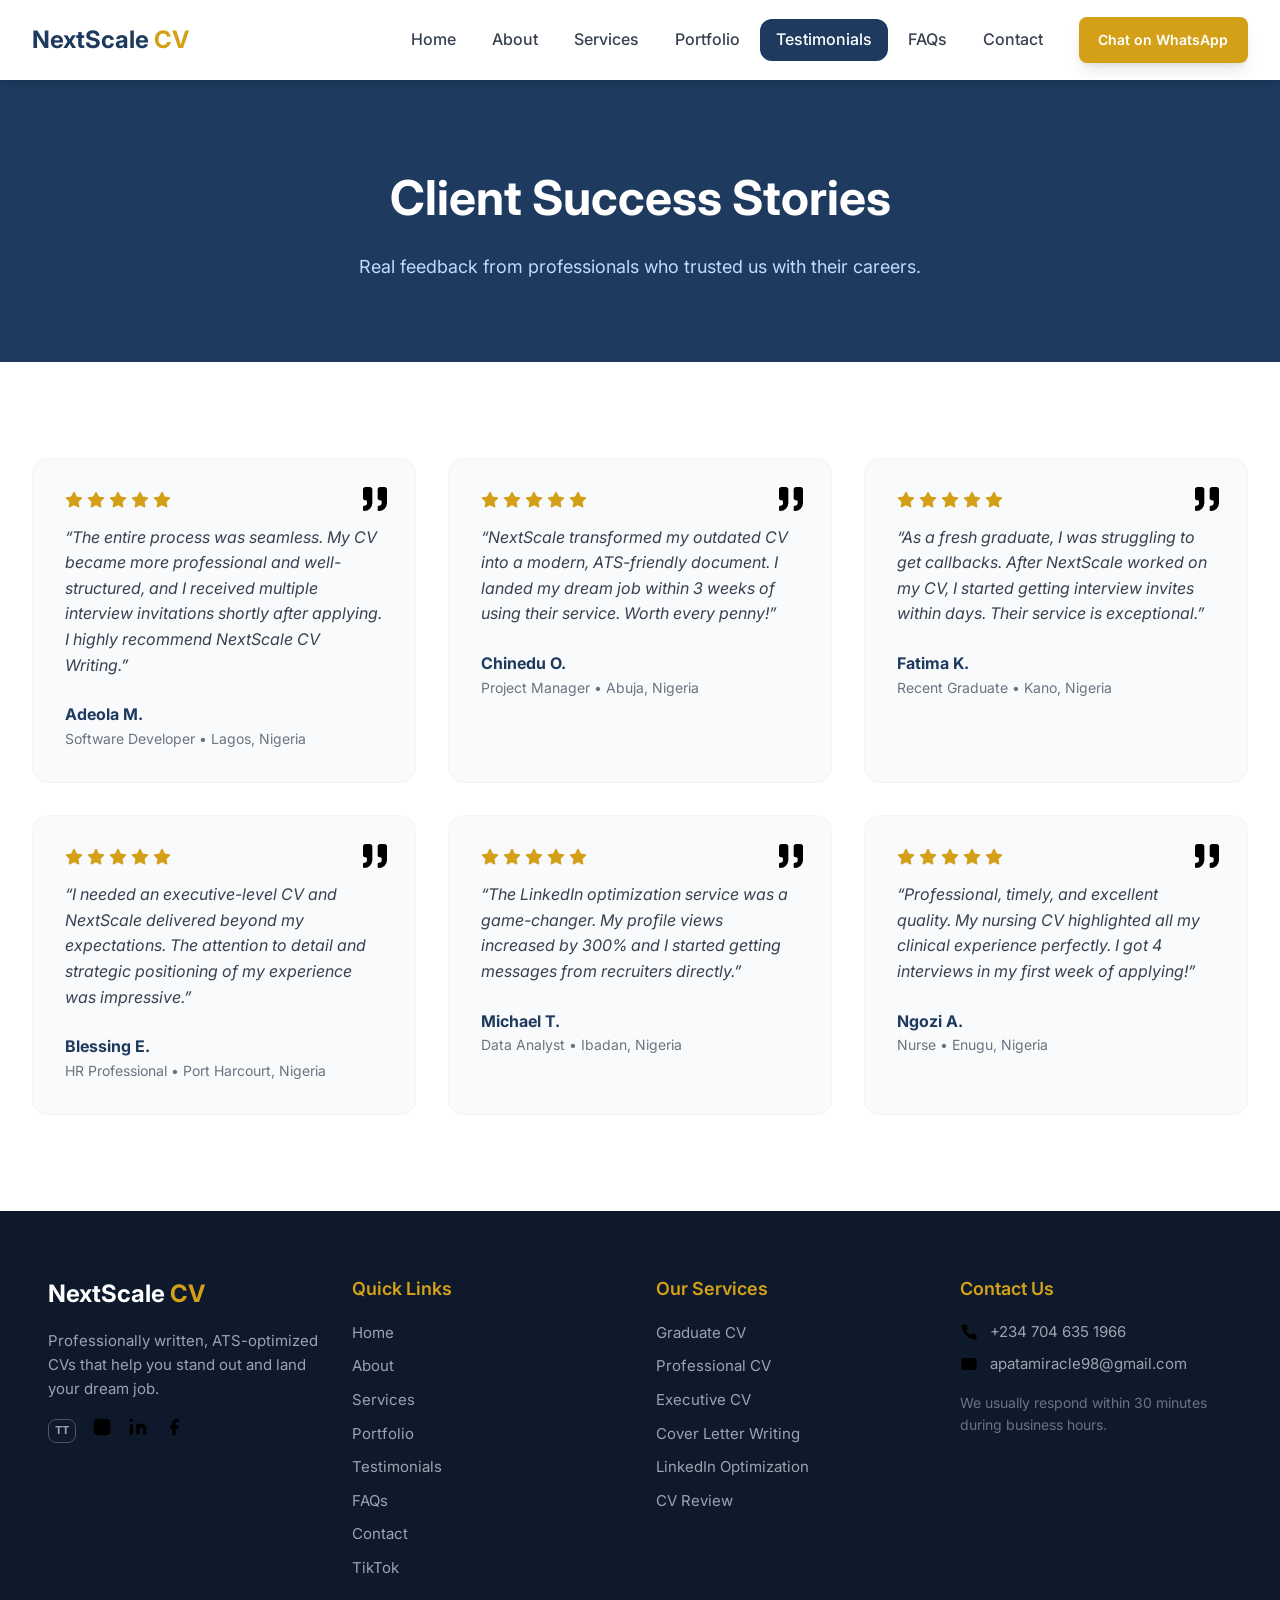
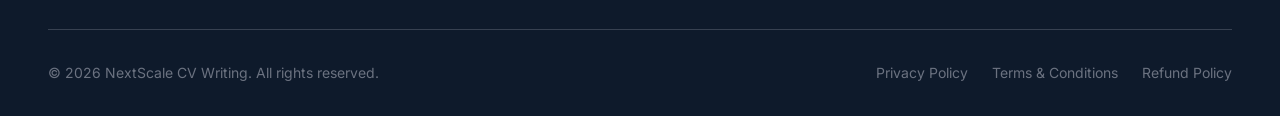
<file: testimonials.html>
<!DOCTYPE html>
<html lang="en">
<head>
  <meta charset="UTF-8">
  <meta name="viewport" content="width=device-width, initial-scale=1.0">
  <title>Testimonials | NextScale CV Writing</title>
  <meta name="description" content="Real success stories from clients who landed interviews and jobs with NextScale CV Writing.">
  <link rel="icon" href="data:image/svg+xml,%3Csvg xmlns='http://www.w3.org/2000/svg' viewBox='0 0 64 64'%3E%3Crect width='64' height='64' rx='12' fill='%231e3a5f'/%3E%3Ctext x='32' y='45' font-family='Arial' font-size='38' font-weight='bold' fill='%23d4a017' text-anchor='middle'%3EN%3C/text%3E%3C/svg%3E">
  <link rel="preconnect" href="https://fonts.googleapis.com">
  <link rel="preconnect" href="https://fonts.gstatic.com" crossorigin>
  <link href="https://fonts.googleapis.com/css2?family=Inter:wght@400;500;600;700;800&display=swap" rel="stylesheet">
  <link rel="stylesheet" href="css/styles.css">
</head>
<body>
<svg xmlns="http://www.w3.org/2000/svg" style="display:none">
<symbol id="i-arrow-right" viewBox="0 0 24 24"><path d="M5 12h14"/><path d="m12 5 7 7-7 7"/></symbol>
<symbol id="i-arrow-up" viewBox="0 0 24 24"><path d="m5 12 7-7 7 7"/><path d="M12 19V5"/></symbol>
<symbol id="i-arrow-down" viewBox="0 0 24 24"><path d="M12 5v14"/><path d="m19 12-7 7-7-7"/></symbol>
<symbol id="i-message-circle" viewBox="0 0 24 24"><path d="M7.9 20A9 9 0 1 0 4 16.1L2 22Z"/></symbol>
<symbol id="i-menu" viewBox="0 0 24 24"><line x1="4" x2="20" y1="6" y2="6"/><line x1="4" x2="20" y1="12" y2="12"/><line x1="4" x2="20" y1="18" y2="18"/></symbol>
<symbol id="i-x" viewBox="0 0 24 24"><path d="M18 6 6 18"/><path d="m6 6 12 12"/></symbol>
<symbol id="i-target" viewBox="0 0 24 24"><circle cx="12" cy="12" r="10"/><circle cx="12" cy="12" r="6"/><circle cx="12" cy="12" r="2"/></symbol>
<symbol id="i-heart" viewBox="0 0 24 24"><path d="M19 14c1.49-1.46 3-3.21 3-5.5A5.5 5.5 0 0 0 16.5 3c-1.76 0-3 .5-4.5 2-1.5-1.5-2.74-2-4.5-2A5.5 5.5 0 0 0 2 8.5c0 2.3 1.5 4.05 3 5.5l7 7Z"/></symbol>
<symbol id="i-award" viewBox="0 0 24 24"><circle cx="12" cy="8" r="6"/><path d="M15.477 12.89 17 22l-5-3-5 3 1.523-9.11"/></symbol>
<symbol id="i-users" viewBox="0 0 24 24"><path d="M16 21v-2a4 4 0 0 0-4-4H6a4 4 0 0 0-4 4v2"/><circle cx="9" cy="7" r="4"/><path d="M22 21v-2a4 4 0 0 0-3-3.87"/><path d="M16 3.13a4 4 0 0 1 0 7.75"/></symbol>
<symbol id="i-chevron-down" viewBox="0 0 24 24"><path d="m6 9 6 6 6-6"/></symbol>
<symbol id="i-phone" viewBox="0 0 24 24"><path d="M22 16.92v3a2 2 0 0 1-2.18 2 19.79 19.79 0 0 1-8.63-3.07 19.5 19.5 0 0 1-6-6 19.79 19.79 0 0 1-3.07-8.67A2 2 0 0 1 4.11 2h3a2 2 0 0 1 2 1.72 12.84 12.84 0 0 0 .7 2.81 2 2 0 0 1-.45 2.11L8.09 9.91a16 16 0 0 0 6 6l1.27-1.27a2 2 0 0 1 2.11-.45 12.84 12.84 0 0 0 2.81.7A2 2 0 0 1 22 16.92z"/></symbol>
<symbol id="i-mail" viewBox="0 0 24 24"><rect width="20" height="16" x="2" y="4" rx="2"/><path d="m22 7-8.97 5.7a1.94 1.94 0 0 1-2.06 0L2 7"/></symbol>
<symbol id="i-map-pin" viewBox="0 0 24 24"><path d="M20 10c0 6-8 12-8 12s-8-6-8-12a8 8 0 0 1 16 0Z"/><circle cx="12" cy="10" r="3"/></symbol>
<symbol id="i-clock" viewBox="0 0 24 24"><circle cx="12" cy="12" r="10"/><polyline points="12 6 12 12 16 14"/></symbol>
<symbol id="i-send" viewBox="0 0 24 24"><path d="m22 2-7 20-4-9-9-4Z"/><path d="M22 2 11 13"/></symbol>
<symbol id="i-graduation-cap" viewBox="0 0 24 24"><path d="M21.42 10.922a1 1 0 0 0-.019-1.838L12.83 5.18a2 2 0 0 0-1.66 0L2.6 9.08a1 1 0 0 0 0 1.832l8.57 3.908a2 2 0 0 0 1.66 0z"/><path d="M22 10v6"/><path d="M6 12.5V16a6 3 0 0 0 12 0v-3.5"/></symbol>
<symbol id="i-briefcase" viewBox="0 0 24 24"><path d="M16 20V4a2 2 0 0 0-2-2h-4a2 2 0 0 0-2 2v16"/><rect width="20" height="14" x="2" y="6" rx="2"/></symbol>
<symbol id="i-crown" viewBox="0 0 24 24"><path d="M11.562 3.266a.5.5 0 0 1 .876 0L15.39 8.87a1 1 0 0 0 1.516.294L21.183 5.5a.5.5 0 0 1 .798.519l-2.834 10.246a1 1 0 0 1-.956.735H5.81a1 1 0 0 1-.957-.735L2.02 6.02a.5.5 0 0 1 .798-.519l4.276 3.664a1 1 0 0 0 1.516-.294z"/><path d="M5 21h14"/></symbol>
<symbol id="i-file-text" viewBox="0 0 24 24"><path d="M15 2H6a2 2 0 0 0-2 2v16a2 2 0 0 0 2 2h12a2 2 0 0 0 2-2V7Z"/><path d="M14 2v4a2 2 0 0 0 2 2h4"/><path d="M10 9H8"/><path d="M16 13H8"/><path d="M16 17H8"/></symbol>
<symbol id="i-linkedin" viewBox="0 0 24 24"><path d="M16 8a6 6 0 0 1 6 6v7h-4v-7a2 2 0 0 0-2-2 2 2 0 0 0-2 2v7h-4V8h4"/><rect width="4" height="12" x="2" y="9"/><circle cx="4" cy="4" r="2"/></symbol>
<symbol id="i-search" viewBox="0 0 24 24"><circle cx="11" cy="11" r="8"/><path d="m21 21-4.3-4.3"/></symbol>
<symbol id="i-book-open" viewBox="0 0 24 24"><path d="M12 7v14"/><path d="M3 18a1 1 0 0 1-1-1V4a1 1 0 0 1 1-1h5a4 4 0 0 1 4 4 4 4 0 0 1 4-4h5a1 1 0 0 1 1 1v13a1 1 0 0 1-1 1h-6a3 3 0 0 0-3 3 3 3 0 0 0-3-3z"/></symbol>
<symbol id="i-message-square" viewBox="0 0 24 24"><path d="M21 15a2 2 0 0 1-2 2H7l-4 4V5a2 2 0 0 1 2-2h14a2 2 0 0 1 2 2z"/></symbol>
<symbol id="i-shopping-cart" viewBox="0 0 24 24"><circle cx="8" cy="21" r="1"/><circle cx="19" cy="21" r="1"/><path d="M2.05 2.05h2l2.66 12.42a2 2 0 0 0 2 1.58h9.78a2 2 0 0 0 1.95-1.57l1.65-7.43H5.12"/></symbol>
<symbol id="i-pen-tool" viewBox="0 0 24 24"><path d="m12 19 7-7 3 3-7 7-3-3z"/><path d="m18 13-1.5-7.5L2 2l3.5 14.5L13 18l5-5z"/><path d="m2 2 7.586 7.586"/><circle cx="11" cy="11" r="2"/></symbol>
<symbol id="i-check-circle" viewBox="0 0 24 24"><circle cx="12" cy="12" r="10"/><path d="m9 12 2 2 4-4"/></symbol>
<symbol id="i-file-check" viewBox="0 0 24 24"><path d="M15 2H6a2 2 0 0 0-2 2v16a2 2 0 0 0 2 2h12a2 2 0 0 0 2-2V7Z"/><path d="M14 2v4a2 2 0 0 0 2 2h4"/><path d="m9 15 2 2 4-4"/></symbol>
<symbol id="i-building-2" viewBox="0 0 24 24"><path d="M6 22V4a2 2 0 0 1 2-2h8a2 2 0 0 1 2 2v18Z"/><path d="M6 12H4a2 2 0 0 0-2 2v6a2 2 0 0 0 2 2h2"/><path d="M18 9h2a2 2 0 0 1 2 2v9a2 2 0 0 1-2 2h-2"/><path d="M10 6h4"/><path d="M10 10h4"/><path d="M10 14h4"/><path d="M10 18h4"/></symbol>
<symbol id="i-star" viewBox="0 0 24 24" fill="currentColor" stroke="currentColor"><polygon points="12 2 15.09 8.26 22 9.27 17 14.14 18.18 21.02 12 17.77 5.82 21.02 7 14.14 2 9.27 8.91 8.26 12 2"/></symbol>
<symbol id="i-monitor" viewBox="0 0 24 24"><rect width="20" height="14" x="2" y="3" rx="2"/><line x1="8" x2="16" y1="21" y2="21"/><line x1="12" x2="12" y1="17" y2="21"/></symbol>
<symbol id="i-hard-hat" viewBox="0 0 24 24"><path d="M2 18a1 1 0 0 0 1 1h18a1 1 0 0 0 1-1v-2a1 1 0 0 0-1-1H3a1 1 0 0 0-1 1z"/><path d="M10 5V4a1 1 0 0 1 1-1h2a1 1 0 0 1 1 1v1a1 1 0 0 1 1 1h3a1 1 0 0 1 1 1v2a1 1 0 0 1-1 1H6a1 1 0 0 1-1-1V7a1 1 0 0 1 1-1h3a1 1 0 0 1 1-1z"/></symbol>
<symbol id="i-landmark" viewBox="0 0 24 24"><line x1="3" x2="21" y1="22" y2="22"/><line x1="6" x2="6" y1="18" y2="11"/><line x1="10" x2="10" y1="18" y2="11"/><line x1="14" x2="14" y1="18" y2="11"/><line x1="18" x2="18" y1="18" y2="11"/><polygon points="12 2 20 7 4 7"/></symbol>
<symbol id="i-megaphone" viewBox="0 0 24 24"><path d="m3 11 18-5v12L3 14v-3z"/><path d="M11.6 16.8a3 3 0 1 1-5.8-1.6"/></symbol>
<symbol id="i-headphones" viewBox="0 0 24 24"><path d="M3 14h3a2 2 0 0 1 2 2v3a2 2 0 0 1-2 2H5a2 2 0 0 1-2-2v-7a9 9 0 0 1 18 0v7a2 2 0 0 1-2 2h-1a2 2 0 0 1-2-2v-3a2 2 0 0 1 2-2h3"/></symbol>
<symbol id="i-user-cog" viewBox="0 0 24 24"><circle cx="18" cy="15" r="3"/><circle cx="9" cy="7" r="4"/><path d="M10 15H6a4 4 0 0 0-4 4v2"/><path d="m21.7 16.4-.9-.3"/><path d="m15.2 13.9-.9-.3"/><path d="m16.6 18.7.3-.9"/><path d="m19.1 12.2.3-.9"/><path d="m19.6 18.7-.4-1"/><path d="m16.8 12.3-.4-1"/><path d="m14.3 16.6 1-.4"/><path d="m20.7 13.8 1-.4"/></symbol>
<symbol id="i-utensils" viewBox="0 0 24 24"><path d="M3 2v7c0 1.1.9 2 2 2h4a2 2 0 0 0 2-2V2"/><path d="M7 2v20"/><path d="M21 15V2a5 5 0 0 0-5 5v6c0 1.1.9 2 2 2h3Zm0 0v7"/></symbol>
<symbol id="i-bot" viewBox="0 0 24 24"><path d="M12 8V4H8"/><rect width="16" height="12" x="4" y="8" rx="2"/><path d="M2 14h2"/><path d="M20 14h2"/><path d="M15 13v2"/><path d="M9 13v2"/></symbol>
<symbol id="i-alert-triangle" viewBox="0 0 24 24"><path d="m21.73 18-8-14a2 2 0 0 0-3.48 0l-8 14A2 2 0 0 0 4 21h16a2 2 0 0 0 1.73-3Z"/><path d="M12 9v4"/><path d="M12 17h.01"/></symbol>
<symbol id="i-shield" viewBox="0 0 24 24"><path d="M20 13c0 5-3.5 7.5-7.66 8.95a1 1 0 0 1-.67-.01C7.5 20.5 4 18 4 13V6a1 1 0 0 1 1-1c2 0 4.5-1.2 6.24-2.72a1.17 1.17 0 0 1 1.52 0C14.51 3.81 17 5 19 5a1 1 0 0 1 1 1z"/></symbol>
<symbol id="i-lock" viewBox="0 0 24 24"><rect width="18" height="11" x="3" y="11" rx="2"/><path d="M7 11V7a5 5 0 0 1 10 0v4"/></symbol>
<symbol id="i-layout" viewBox="0 0 24 24"><rect width="18" height="18" x="3" y="3" rx="2"/><path d="M3 9h18"/><path d="M9 21V9"/></symbol>
<symbol id="i-trending-up" viewBox="0 0 24 24"><polyline points="22 7 13.5 15.5 8.5 10.5 2 17"/><polyline points="16 7 22 7 22 13"/></symbol>
<symbol id="i-user-check" viewBox="0 0 24 24"><path d="M16 21v-2a4 4 0 0 0-4-4H6a4 4 0 0 0-4 4v2"/><circle cx="9" cy="7" r="4"/><polyline points="16 11 18 13 22 9"/></symbol>
<symbol id="i-eye" viewBox="0 0 24 24"><path d="M2.06 12.35a1 1 0 0 1 0-.7 10.75 10.75 0 0 1 19.88 0 1 1 0 0 1 0 .7 10.75 10.75 0 0 1-19.88 0"/><circle cx="12" cy="12" r="3"/></symbol>
<symbol id="i-quote" viewBox="0 0 24 24"><path d="M16 3a2 2 0 0 0-2 2v6a2 2 0 0 0 2 2 1 1 0 0 1 1 1v1a2 2 0 0 1-2 2 1 1 0 0 0-1 1v2a1 1 0 0 0 1 1 6 6 0 0 0 6-6V5a2 2 0 0 0-2-2z"/><path d="M5 3a2 2 0 0 0-2 2v6a2 2 0 0 0 2 2 1 1 0 0 1 1 1v1a2 2 0 0 1-2 2 1 1 0 0 0-1 1v2a1 1 0 0 0 1 1 6 6 0 0 0 6-6V5a2 2 0 0 0-2-2z"/></symbol>
<symbol id="i-instagram" viewBox="0 0 24 24"><rect width="20" height="20" x="2" y="2" rx="5"/><path d="M16 11.37A4 4 0 1 1 12.63 8 4 4 0 0 1 16 11.37z"/><line x1="17.5" x2="17.51" y1="6.5" y2="6.5"/></symbol>
<symbol id="i-facebook" viewBox="0 0 24 24"><path d="M18 2h-3a5 5 0 0 0-5 5v3H7v4h3v8h4v-8h3l1-4h-4V7a1 1 0 0 1 1-1h3z"/></symbol>
<symbol id="i-file" viewBox="0 0 24 24"><path d="M14 2H6a2 2 0 0 0-2 2v16a2 2 0 0 0 2 2h12a2 2 0 0 0 2-2V8z"/><polyline points="14 2 14 8 20 8"/><line x1="16" y1="13" x2="8" y2="13"/><line x1="16" y1="17" x2="8" y2="17"/><polyline points="10 9 9 9 8 9"/></symbol>
</svg>
    <nav class="navbar">
      <div class="nav-inner">
        <a href="index.html" class="logo">NextScale <span>CV</span></a>
        <div class="nav-links">
            <a href="index.html" class="nav-link">Home</a>
            <a href="about.html" class="nav-link">About</a>
            <a href="services.html" class="nav-link">Services</a>
            <a href="portfolio.html" class="nav-link">Portfolio</a>
            <a href="testimonials.html" class="nav-link">Testimonials</a>
            <a href="faq.html" class="nav-link">FAQs</a>
            <a href="contact.html" class="nav-link">Contact</a>
          <a href="https://wa.me/2347014681610" target="_blank" rel="noopener noreferrer" class="btn btn-secondary nav-cta">Chat on WhatsApp</a>
        </div>
        <button class="nav-toggle" id="navToggle" aria-label="Toggle menu"><svg width="28" height="28" aria-hidden="true"><use href="#i-menu"/></svg></button>
      </div>
      <div class="nav-mobile" id="navMobile">
        <a href="index.html" class="nav-link">Home</a>
        <a href="about.html" class="nav-link">About</a>
        <a href="services.html" class="nav-link">Services</a>
        <a href="portfolio.html" class="nav-link">Portfolio</a>
        <a href="testimonials.html" class="nav-link">Testimonials</a>
        <a href="faq.html" class="nav-link">FAQs</a>
        <a href="contact.html" class="nav-link">Contact</a>
        <a href="https://wa.me/2347014681610" target="_blank" rel="noopener noreferrer" class="btn btn-secondary">Chat on WhatsApp</a>
      </div>
    </nav>
  <main>
      <section class="page-hero">
        <div class="section-narrow">
          <h1>Client Success Stories</h1>
          <p>Real feedback from professionals who trusted us with their careers.</p>
        </div>
      </section>

      <section class="section bg-white">
        <div class="section-inner">
          <div class="testimonial-grid-page">
          <div class="testimonial-card reveal">
            <div class="quote-icon"><svg width="32" height="32" aria-hidden="true"><use href="#i-quote"/></svg></div>
            <div class="stars"><svg class="icon" width="18" height="18"><use href="#i-star"/></svg><svg class="icon" width="18" height="18"><use href="#i-star"/></svg><svg class="icon" width="18" height="18"><use href="#i-star"/></svg><svg class="icon" width="18" height="18"><use href="#i-star"/></svg><svg class="icon" width="18" height="18"><use href="#i-star"/></svg></div>
            <blockquote>&ldquo;The entire process was seamless. My CV became more professional and well-structured, and I received multiple interview invitations shortly after applying. I highly recommend NextScale CV Writing.&rdquo;</blockquote>
            <p class="testimonial-name">Adeola M.</p>
            <p class="testimonial-role">Software Developer &bull; Lagos, Nigeria</p>
          </div>
          <div class="testimonial-card reveal">
            <div class="quote-icon"><svg width="32" height="32" aria-hidden="true"><use href="#i-quote"/></svg></div>
            <div class="stars"><svg class="icon" width="18" height="18"><use href="#i-star"/></svg><svg class="icon" width="18" height="18"><use href="#i-star"/></svg><svg class="icon" width="18" height="18"><use href="#i-star"/></svg><svg class="icon" width="18" height="18"><use href="#i-star"/></svg><svg class="icon" width="18" height="18"><use href="#i-star"/></svg></div>
            <blockquote>&ldquo;NextScale transformed my outdated CV into a modern, ATS-friendly document. I landed my dream job within 3 weeks of using their service. Worth every penny!&rdquo;</blockquote>
            <p class="testimonial-name">Chinedu O.</p>
            <p class="testimonial-role">Project Manager &bull; Abuja, Nigeria</p>
          </div>
          <div class="testimonial-card reveal">
            <div class="quote-icon"><svg width="32" height="32" aria-hidden="true"><use href="#i-quote"/></svg></div>
            <div class="stars"><svg class="icon" width="18" height="18"><use href="#i-star"/></svg><svg class="icon" width="18" height="18"><use href="#i-star"/></svg><svg class="icon" width="18" height="18"><use href="#i-star"/></svg><svg class="icon" width="18" height="18"><use href="#i-star"/></svg><svg class="icon" width="18" height="18"><use href="#i-star"/></svg></div>
            <blockquote>&ldquo;As a fresh graduate, I was struggling to get callbacks. After NextScale worked on my CV, I started getting interview invites within days. Their service is exceptional.&rdquo;</blockquote>
            <p class="testimonial-name">Fatima K.</p>
            <p class="testimonial-role">Recent Graduate &bull; Kano, Nigeria</p>
          </div>
          <div class="testimonial-card reveal">
            <div class="quote-icon"><svg width="32" height="32" aria-hidden="true"><use href="#i-quote"/></svg></div>
            <div class="stars"><svg class="icon" width="18" height="18"><use href="#i-star"/></svg><svg class="icon" width="18" height="18"><use href="#i-star"/></svg><svg class="icon" width="18" height="18"><use href="#i-star"/></svg><svg class="icon" width="18" height="18"><use href="#i-star"/></svg><svg class="icon" width="18" height="18"><use href="#i-star"/></svg></div>
            <blockquote>&ldquo;I needed an executive-level CV and NextScale delivered beyond my expectations. The attention to detail and strategic positioning of my experience was impressive.&rdquo;</blockquote>
            <p class="testimonial-name">Blessing E.</p>
            <p class="testimonial-role">HR Professional &bull; Port Harcourt, Nigeria</p>
          </div>
          <div class="testimonial-card reveal">
            <div class="quote-icon"><svg width="32" height="32" aria-hidden="true"><use href="#i-quote"/></svg></div>
            <div class="stars"><svg class="icon" width="18" height="18"><use href="#i-star"/></svg><svg class="icon" width="18" height="18"><use href="#i-star"/></svg><svg class="icon" width="18" height="18"><use href="#i-star"/></svg><svg class="icon" width="18" height="18"><use href="#i-star"/></svg><svg class="icon" width="18" height="18"><use href="#i-star"/></svg></div>
            <blockquote>&ldquo;The LinkedIn optimization service was a game-changer. My profile views increased by 300% and I started getting messages from recruiters directly.&rdquo;</blockquote>
            <p class="testimonial-name">Michael T.</p>
            <p class="testimonial-role">Data Analyst &bull; Ibadan, Nigeria</p>
          </div>
          <div class="testimonial-card reveal">
            <div class="quote-icon"><svg width="32" height="32" aria-hidden="true"><use href="#i-quote"/></svg></div>
            <div class="stars"><svg class="icon" width="18" height="18"><use href="#i-star"/></svg><svg class="icon" width="18" height="18"><use href="#i-star"/></svg><svg class="icon" width="18" height="18"><use href="#i-star"/></svg><svg class="icon" width="18" height="18"><use href="#i-star"/></svg><svg class="icon" width="18" height="18"><use href="#i-star"/></svg></div>
            <blockquote>&ldquo;Professional, timely, and excellent quality. My nursing CV highlighted all my clinical experience perfectly. I got 4 interviews in my first week of applying!&rdquo;</blockquote>
            <p class="testimonial-name">Ngozi A.</p>
            <p class="testimonial-role">Nurse &bull; Enugu, Nigeria</p>
          </div>
          </div>
        </div>
      </section>
  </main>

    <footer class="footer">
      <div class="container">
        <div class="footer-grid">
          <div class="footer-brand">
            <h3>NextScale <span>CV</span></h3>
            <p>Professionally written, ATS-optimized CVs that help you stand out and land your dream job.</p>
            <div class="socials">
              <a href="https://www.tiktok.com/@nextscalemedia1" target="_blank" rel="noopener noreferrer" class="tt" aria-label="TikTok">TT</a>
              <a href="#" aria-label="Instagram"><svg width="20" height="20" aria-hidden="true"><use href="#i-instagram"/></svg></a>
              <a href="#" aria-label="LinkedIn"><svg width="20" height="20" aria-hidden="true"><use href="#i-linkedin"/></svg></a>
              <a href="#" aria-label="Facebook"><svg width="20" height="20" aria-hidden="true"><use href="#i-facebook"/></svg></a>
            </div>
          </div>
          <div class="footer-col">
            <h4>Quick Links</h4>
            <ul>
              <li><a href="index.html">Home</a></li>
              <li><a href="about.html">About</a></li>
              <li><a href="services.html">Services</a></li>
              <li><a href="portfolio.html">Portfolio</a></li>
              <li><a href="testimonials.html">Testimonials</a></li>
              <li><a href="faq.html">FAQs</a></li>
              <li><a href="contact.html">Contact</a></li>
              <li><a href="https://www.tiktok.com/@nextscalemedia1" target="_blank" rel="noopener noreferrer">TikTok</a></li>
            </ul>
          </div>
          <div class="footer-col">
            <h4>Our Services</h4>
            <ul>
              <li><a href="services.html">Graduate CV</a></li>
              <li><a href="services.html">Professional CV</a></li>
              <li><a href="services.html">Executive CV</a></li>
              <li><a href="services.html">Cover Letter Writing</a></li>
              <li><a href="services.html">LinkedIn Optimization</a></li>
              <li><a href="services.html">CV Review</a></li>
            </ul>
          </div>
          <div class="footer-col">
            <h4>Contact Us</h4>
            <ul class="footer-contact">
              <li><svg width="18" height="18" aria-hidden="true"><use href="#i-phone"/></svg><span>+234 704 635 1966</span></li>
              <li><svg width="18" height="18" aria-hidden="true"><use href="#i-mail"/></svg><span>apatamiracle98@gmail.com</span></li>
            </ul>
            <p class="footer-note">We usually respond within 30 minutes during business hours.</p>
          </div>
        </div>
        <div class="footer-bottom">
          <p>&copy; <span id="year">2026</span> NextScale CV Writing. All rights reserved.</p>
          <div class="footer-legal">
            <a href="privacy-policy.html">Privacy Policy</a>
            <a href="terms-conditions.html">Terms &amp; Conditions</a>
            <a href="refund-policy.html">Refund Policy</a>
          </div>
        </div>
      </div>
    </footer>
    <button class="scroll-top" id="scrollTop" aria-label="Scroll to top"><svg width="20" height="20" aria-hidden="true"><use href="#i-arrow-up"/></svg></button>
  <script src="js/main.js"></script>
</body>
</html>
</file>
<file: css/styles.css>
/* ============================================================
   NextScale CV Writing — styles.css
   Converted from Tailwind/React to vanilla HTML + CSS
   ============================================================ */

:root {
  --navy: #1e3a5f;
  --navy-hover: #1e40af;
  --navy-light: #eff6ff;
  --navy-border: #bfdbfe;
  --gold: #d4a017;
  --gold-hover: #b45309;
  --gold-soft: rgba(212, 160, 23, 0.2);
  --dark: #0e1a2b;
  --blue-50: #eff6ff;
  --blue-100: #dbeafe;
  --blue-200: #bfdbfe;
  --blue-600: #2563eb;
  --gray-50: #f9fafb;
  --gray-100: #f3f4f6;
  --gray-200: #e5e7eb;
  --gray-300: #d1d5db;
  --gray-400: #9ca3af;
  --gray-500: #6b7280;
  --gray-600: #4b5563;
  --gray-700: #374151;
  --gray-800: #1f2937;
  --text: #374151;
  --radius: 8px;
  --radius-lg: 12px;
  --radius-xl: 16px;
  --shadow-md: 0 4px 6px -1px rgba(0,0,0,.1), 0 2px 4px -2px rgba(0,0,0,.1);
  --shadow-lg: 0 10px 15px -3px rgba(0,0,0,.1), 0 4px 6px -4px rgba(0,0,0,.1);
  --shadow-xl: 0 20px 25px -5px rgba(0,0,0,.1), 0 8px 10px -6px rgba(0,0,0,.1);
  --transition: all .3s ease;
}

* { margin: 0; padding: 0; box-sizing: border-box; }

html { scroll-behavior: smooth; }

body {
  font-family: 'Inter', system-ui, -apple-system, sans-serif;
  color: var(--text);
  background: #fff;
  line-height: 1.6;
  -webkit-font-smoothing: antialiased;
}

img { max-width: 100%; display: block; }
a { text-decoration: none; color: inherit; }
ul { list-style: none; }
button { font-family: inherit; cursor: pointer; }

.icon { fill: none; stroke: currentColor; stroke-width: 2; stroke-linecap: round; stroke-linejoin: round; vertical-align: middle; }

.container { max-width: 80rem; margin: 0 auto; padding: 0 1rem; }
@media (min-width: 768px) { .container { padding: 0 2rem; } }

/* ---------- Buttons ---------- */
.btn { display: inline-flex; align-items: center; justify-content: center; gap: .5rem; padding: .75rem 1.5rem; border-radius: var(--radius); font-weight: 600; transition: var(--transition); border: 2px solid transparent; font-size: 1rem; }
.btn-primary { background: var(--navy); color: #fff; box-shadow: var(--shadow-lg); }
.btn-primary:hover { background: var(--navy-hover); transform: translateY(-2px); }
.btn-secondary { background: var(--gold); color: #fff; box-shadow: var(--shadow-lg); }
.btn-secondary:hover { background: var(--gold-hover); transform: translateY(-2px); }
.btn-outline { border-color: var(--navy); color: var(--navy); background: transparent; }
.btn-outline:hover { background: var(--navy); color: #fff; transform: translateY(-2px); }
.btn-outline-white { border-color: #fff; color: #fff; background: transparent; }
.btn-outline-white:hover { background: #fff; color: var(--navy); transform: translateY(-2px); }

/* ---------- Section utilities ---------- */
.section { padding: 4rem 1rem; }
@media (min-width: 768px) { .section { padding: 6rem 2rem; } }
.section-inner { max-width: 80rem; margin: 0 auto; }
.section-narrow { max-width: 48rem; margin: 0 auto; }
.section-title { font-size: 1.875rem; font-weight: 700; color: var(--navy); margin-bottom: 1rem; text-align: center; }
@media (min-width: 768px) { .section-title { font-size: 2.25rem; } }
.section-subtitle { color: var(--gray-600); text-align: center; max-width: 42rem; margin: 0 auto 3rem; }
.bg-gray { background: var(--gray-50); }
.bg-blue { background: var(--blue-50); }
.bg-navy { background: var(--navy); }
.bg-white { background: #fff; }
.text-center { text-align: center; }

/* ---------- Navbar ---------- */
.navbar { background: #fff; box-shadow: var(--shadow-md); position: sticky; top: 0; z-index: 50; }
.nav-inner { max-width: 80rem; margin: 0 auto; padding: 0 1rem; display: flex; justify-content: space-between; align-items: center; height: 5rem; }
@media (min-width: 768px) { .nav-inner { padding: 0 2rem; } }
.logo { font-size: 1.5rem; font-weight: 700; color: var(--navy); }
.logo span { color: var(--gold); }
.nav-links { display: none; align-items: center; gap: .25rem; }
@media (min-width: 1024px) { .nav-links { display: flex; } }
.nav-link { padding: .5rem 1rem; border-radius: var(--radius-lg); font-weight: 500; color: var(--gray-700); transition: var(--transition); }
.nav-link:hover { color: var(--navy); background: var(--blue-50); }
.nav-link.active { background: var(--navy); color: #fff; }
.nav-cta { margin-left: 1rem; font-size: .875rem; padding: .6rem 1.1rem; }
.nav-toggle { background: none; border: 0; color: var(--navy); display: block; }
@media (min-width: 1024px) { .nav-toggle { display: none; } }
.nav-mobile { display: none; padding: 0 1rem 1rem; }
.nav-mobile.open { display: block; }
.nav-mobile .nav-link { display: block; margin-bottom: .5rem; }
.nav-mobile .btn { margin: .5rem 1rem 0; }
@media (min-width: 1024px) { .nav-mobile { display: none !important; } }

/* ---------- Page hero (inner pages) ---------- */
.page-hero { background: var(--navy); padding: 5rem 1rem; text-align: center; }
.page-hero h1 { font-size: 2.25rem; font-weight: 700; color: #fff; margin-bottom: 1rem; }
.page-hero p { color: var(--blue-200); font-size: 1.125rem; }
@media (min-width: 768px) { .page-hero h1 { font-size: 3rem; } }
.page-hero-sm { padding: 4rem 1rem; }
.page-hero-sm h1 { font-size: 1.875rem; }
@media (min-width: 768px) { .page-hero-sm h1 { font-size: 2.25rem; } }

/* ---------- Hero (home) ---------- */
.hero { background: linear-gradient(135deg, var(--blue-50) 0%, #fff 50%, var(--blue-100) 100%); overflow: hidden; }
.hero-flex { display: flex; flex-direction: column; align-items: center; gap: 3rem; }
@media (min-width: 1024px) { .hero-flex { flex-direction: row; } }
.hero-text { text-align: center; }
@media (min-width: 1024px) { .hero-text { width: 50%; text-align: left; } }
.hero-text h1 { font-size: 2.5rem; font-weight: 800; color: var(--navy); line-height: 1.15; margin-bottom: 1.5rem; }
@media (min-width: 768px) { .hero-text h1 { font-size: 3rem; } }
@media (min-width: 1024px) { .hero-text h1 { font-size: 3.75rem; } }
.hero-text h1 span { color: var(--gold); }
.hero-text p { font-size: 1.125rem; color: var(--gray-600); margin-bottom: 1.5rem; }
.hero-actions { display: flex; flex-direction: column; gap: 1rem; justify-content: center; margin-top: 2rem; }
@media (min-width: 640px) { .hero-actions { flex-direction: row; } }
@media (min-width: 1024px) { .hero-actions { justify-content: flex-start; } }
.hero-visual { width: 100%; }
@media (min-width: 1024px) { .hero-visual { width: 50%; } }
.hero-visual-inner { position: relative; padding: 1rem 0; }
.blob { position: absolute; width: 18rem; height: 18rem; border-radius: 50%; filter: blur(64px); }
.blob-gold { background: var(--gold-soft); top: -1rem; left: -1rem; }
.blob-navy { background: rgba(30, 58, 95, .2); bottom: -1rem; right: -1rem; }
.cv-card { position: relative; background: #fff; border-radius: var(--radius-xl); box-shadow: var(--shadow-xl); padding: 2rem; border: 1px solid var(--gray-100); }
.skel { height: .75rem; border-radius: 999px; background: var(--gray-200); margin-bottom: 1rem; animation: shimmer 2s infinite; }
.skel.w-3\/4 { width: 75%; } .skel.w-full { width: 100%; } .skel.w-5\/6 { width: 83.33%; }
.skel.w-1\/2 { width: 50%; background: var(--navy); } .skel.w-4\/5 { width: 80%; } .skel.w-1\/3 { width: 33.33%; background: var(--gold); }
@keyframes shimmer { 0%,100% { opacity: 1; } 50% { opacity: .55; } }
.ats-box { margin-top: 1.5rem; padding: 1rem; background: var(--blue-50); border-radius: var(--radius-lg); border-left: 4px solid var(--navy); }
.ats-box p { color: var(--navy); font-weight: 600; margin: 0; font-size: 1rem; }
.ats-box span { font-size: .875rem; color: var(--gray-600); }

/* ---------- Trust badges ---------- */
.badge-grid { display: grid; grid-template-columns: repeat(2, 1fr); gap: 1.5rem; }
@media (min-width: 768px) { .badge-grid { grid-template-columns: repeat(3, 1fr); } }
@media (min-width: 1024px) { .badge-grid { grid-template-columns: repeat(6, 1fr); } }
.badge-item { display: flex; flex-direction: column; align-items: center; text-align: center; }
.badge-icon { background: rgba(255,255,255,.1); padding: 1rem; border-radius: 50%; margin-bottom: .75rem; color: var(--gold); transition: var(--transition); }
.badge-item:hover .badge-icon { background: var(--gold); color: #fff; transform: scale(1.08); }
.badge-item span { color: #fff; font-size: .875rem; font-weight: 500; }
.band-title { text-align: center; color: #fff; font-size: 1.25rem; font-weight: 600; margin-bottom: 2rem; }

/* ---------- Why choose us ---------- */
.why-grid { display: grid; grid-template-columns: 1fr; gap: 2rem; }
@media (min-width: 768px) { .why-grid { grid-template-columns: repeat(2, 1fr); } }
.feature-card { padding: 2rem; border-radius: var(--radius-xl); background: var(--gray-50); border: 1px solid var(--gray-100); transition: var(--transition); }
.feature-card:hover { background: var(--blue-50); border-color: var(--navy-border); transform: translateY(-4px); box-shadow: var(--shadow-md); }
.feature-icon { background: var(--navy); width: 3.5rem; height: 3.5rem; border-radius: var(--radius-lg); display: flex; align-items: center; justify-content: center; margin-bottom: 1.5rem; color: #fff; transition: var(--transition); }
.feature-card:hover .feature-icon { background: var(--gold); }
.feature-card h3 { font-size: 1.25rem; font-weight: 700; color: var(--navy); margin-bottom: .75rem; }
.feature-card p { color: var(--gray-600); }

/* ---------- Services ---------- */
.services-grid { display: grid; grid-template-columns: 1fr; gap: 1.5rem; }
@media (min-width: 768px) { .services-grid { grid-template-columns: repeat(2, 1fr); } }
@media (min-width: 1024px) { .services-grid { grid-template-columns: repeat(4, 1fr); } }
.service-card { background: #fff; border-radius: var(--radius-xl); padding: 1.5rem; box-shadow: var(--shadow-md); border: 1px solid var(--gray-100); transition: var(--transition); display: flex; flex-direction: column; }
.service-card:hover { box-shadow: var(--shadow-xl); transform: translateY(-6px); }
.service-icon { background: var(--blue-50); width: 3.5rem; height: 3.5rem; border-radius: var(--radius-lg); display: flex; align-items: center; justify-content: center; margin-bottom: 1rem; color: var(--navy); transition: var(--transition); }
.service-card:hover .service-icon { background: var(--navy); color: #fff; }
.service-card h3 { font-size: 1.125rem; font-weight: 700; color: var(--navy); margin-bottom: .5rem; }
.service-card > p { color: var(--gray-600); font-size: .875rem; margin-bottom: 1rem; flex: 1; }
.service-price { color: var(--gold); font-weight: 700; margin-bottom: 1rem; }
.service-order { display: block; text-align: center; background: var(--navy); color: #fff; padding: .5rem; border-radius: var(--radius-lg); font-weight: 500; transition: var(--transition); }
.service-order:hover { background: var(--navy-hover); }

/* ---------- Process steps ---------- */
.process-grid { display: grid; grid-template-columns: 1fr; gap: 1.5rem; max-width: 56rem; margin: 0 auto; }
@media (min-width: 768px) { .process-grid { grid-template-columns: repeat(2, 1fr); } }
@media (min-width: 1024px) { .process-grid { grid-template-columns: repeat(4, 1fr); } }
.step-item { position: relative; display: flex; flex-direction: column; align-items: center; text-align: center; }
.step-icon { background: var(--navy); width: 4rem; height: 4rem; border-radius: 50%; display: flex; align-items: center; justify-content: center; margin-bottom: 1rem; color: #fff; box-shadow: var(--shadow-lg); transition: var(--transition); }
.step-item:hover .step-icon { background: var(--gold); transform: scale(1.06); }
.step-num { color: var(--gold); font-weight: 700; font-size: .875rem; margin-bottom: .25rem; }
.step-item h3 { font-size: 1.125rem; font-weight: 700; color: var(--navy); margin-bottom: .5rem; }
.step-item p { color: var(--gray-600); font-size: .875rem; }
.step-arrow { display: none; position: absolute; top: 2rem; right: -0.75rem; color: var(--gray-300); transform: rotate(-90deg); }
@media (min-width: 1024px) { .step-arrow { display: block; } }

/* ---------- Stats ---------- */
.stats-grid { display: grid; grid-template-columns: repeat(2, 1fr); gap: 2rem; }
@media (min-width: 768px) { .stats-grid { grid-template-columns: repeat(5, 1fr); } }
.stat-item { text-align: center; }
.stat-item .icon { color: var(--gold); margin-bottom: .75rem; }
.stat-value { font-size: 1.875rem; font-weight: 700; color: #fff; margin-bottom: .25rem; }
.stat-label { color: var(--blue-200); font-size: .875rem; }

/* ---------- Portfolio ---------- */
.portfolio-grid { display: grid; grid-template-columns: 1fr; gap: 1.5rem; }
@media (min-width: 768px) { .portfolio-grid { grid-template-columns: repeat(2, 1fr); } }
@media (min-width: 1024px) { .portfolio-grid { grid-template-columns: repeat(3, 1fr); } }
.work-card { background: #fff; border-radius: var(--radius-xl); overflow: hidden; box-shadow: var(--shadow-md); transition: var(--transition); }
.work-card:hover { box-shadow: var(--shadow-xl); transform: translateY(-6px); }
.work-thumb { height: 12rem; background: linear-gradient(135deg, var(--navy), var(--blue-600)); display: flex; align-items: center; justify-content: center; position: relative; }
.work-thumb-inner { text-align: center; color: #fff; }
.work-thumb-inner .icon { margin: 0 auto .5rem; }
.work-thumb-inner p { font-weight: 700; font-size: 1.125rem; }
.work-overlay { position: absolute; inset: 0; background: rgba(0,0,0,.5); display: flex; align-items: center; justify-content: center; opacity: 0; transition: var(--transition); }
.work-card:hover .work-overlay { opacity: 1; }
.work-overlay a { background: #fff; color: var(--navy); padding: .5rem 1rem; border-radius: var(--radius-lg); font-weight: 500; display: inline-flex; align-items: center; gap: .5rem; }
.work-body { padding: 1rem; }
.work-cat { color: var(--gold); font-size: .875rem; font-weight: 500; }
.privacy-note { color: var(--gray-500); font-style: italic; text-align: center; }

/* ---------- Industries ---------- */
.industry-grid { display: grid; grid-template-columns: repeat(2, 1fr); gap: 1rem; }
@media (min-width: 768px) { .industry-grid { grid-template-columns: repeat(5, 1fr); } }
.industry-item { display: flex; flex-direction: column; align-items: center; padding: 1.5rem; border-radius: var(--radius-xl); background: var(--gray-50); border: 1px solid var(--gray-100); transition: var(--transition); }
.industry-item:hover { background: var(--blue-50); border-color: var(--navy-border); transform: translateY(-4px); }
.industry-item .icon { color: var(--navy); margin-bottom: .75rem; }
.industry-item span { font-size: .875rem; font-weight: 500; color: var(--gray-700); text-align: center; }

/* ---------- Testimonials ---------- */
.testimonial-grid { display: grid; grid-template-columns: 1fr; gap: 2rem; }
@media (min-width: 768px) { .testimonial-grid { grid-template-columns: repeat(3, 1fr); } }
.testimonial-grid-page { display: grid; grid-template-columns: 1fr; gap: 2rem; }
@media (min-width: 768px) { .testimonial-grid-page { grid-template-columns: repeat(2, 1fr); } }
@media (min-width: 1024px) { .testimonial-grid-page { grid-template-columns: repeat(3, 1fr); } }
.testimonial-card { position: relative; background: var(--gray-50); border-radius: var(--radius-xl); padding: 2rem; border: 1px solid var(--gray-100); transition: var(--transition); }
.testimonial-card:hover { box-shadow: var(--shadow-lg); transform: translateY(-4px); }
.testimonial-card .quote-icon { position: absolute; top: 1.5rem; right: 1.5rem; color: rgba(212,160,23,.3); }
.stars { display: flex; gap: .25rem; color: var(--gold); margin-bottom: 1rem; }
.stars .icon { fill: currentColor; }
.testimonial-card blockquote { color: var(--gray-700); font-style: italic; margin-bottom: 1.5rem; }
.testimonial-name { font-weight: 700; color: var(--navy); }
.testimonial-role { font-size: .875rem; color: var(--gray-500); }

/* ---------- ATS info ---------- */
.ats-card { background: #fff; border-radius: var(--radius-xl); padding: 2rem; box-shadow: var(--shadow-lg); border: 1px solid var(--blue-100); max-width: 56rem; margin: 0 auto; }
@media (min-width: 768px) { .ats-card { padding: 3rem; } }
.ats-head { display: flex; align-items: center; gap: .75rem; margin-bottom: 1.5rem; color: var(--navy); }
.ats-head h2 { font-size: 1.5rem; font-weight: 700; }
@media (min-width: 768px) { .ats-head h2 { font-size: 1.875rem; } }
.ats-card > p { color: var(--gray-600); margin-bottom: 1.5rem; }
.ats-cols { display: grid; grid-template-columns: 1fr; gap: 1.5rem; margin-bottom: 1.5rem; }
@media (min-width: 768px) { .ats-cols { grid-template-columns: repeat(2, 1fr); } }
.ats-col { display: flex; align-items: flex-start; gap: .75rem; }
.ats-col .icon { flex-shrink: 0; margin-top: .25rem; }
.ats-col .icon-red { color: #ef4444; } .ats-col .icon-green { color: #22c55e; }
.ats-col p { font-weight: 600; color: var(--gray-800); }
.ats-col ul { margin-top: .5rem; }
.ats-col li { font-size: .875rem; color: var(--gray-600); }
.ats-foot { color: var(--navy); font-weight: 500; }

/* ---------- FAQ ---------- */
.faq-list { max-width: 48rem; margin: 0 auto; display: flex; flex-direction: column; gap: 1rem; }
.faq-item { background: #fff; border-radius: var(--radius-xl); border: 1px solid var(--gray-200); overflow: hidden; }
.bg-gray .faq-item { background: #fff; }
.faq-q { width: 100%; display: flex; justify-content: space-between; align-items: center; gap: 1rem; padding: 1rem 1.5rem; background: none; border: 0; text-align: left; font-weight: 600; color: var(--navy); font-size: 1rem; transition: background .2s; }
.faq-q:hover { background: var(--gray-50); }
.faq-q .icon { color: var(--gray-400); flex-shrink: 0; transition: transform .3s, color .3s; }
.faq-item.open .faq-q .icon { color: var(--gold); transform: rotate(180deg); }
.faq-a { display: none; padding: 0 1.5rem 1rem; color: var(--gray-600); }
.faq-item.open .faq-a { display: block; animation: fadeIn .3s ease; }
@keyframes fadeIn { from { opacity: 0; transform: translateY(-6px); } to { opacity: 1; transform: none; } }
.faq-more { text-align: center; margin-top: 2rem; }

/* ---------- CTA band ---------- */
.cta-band { background: var(--navy); padding: 5rem 1rem; text-align: center; }
.cta-band h2 { font-size: 1.875rem; font-weight: 700; color: #fff; margin-bottom: 1rem; }
@media (min-width: 768px) { .cta-band h2 { font-size: 2.25rem; } }
.cta-band > div > p { color: var(--blue-200); font-size: 1.125rem; margin-bottom: 2rem; max-width: 42rem; margin-left: auto; margin-right: auto; }
.cta-actions { display: flex; flex-direction: column; gap: 1rem; justify-content: center; }
@media (min-width: 640px) { .cta-actions { flex-direction: row; } }
.mini-cta { padding: 4rem 1rem; text-align: center; }
.mini-cta h2 { font-size: 1.5rem; font-weight: 700; color: var(--navy); margin-bottom: 1rem; }
.mini-cta p { color: var(--gray-600); margin-bottom: 1.5rem; }

/* ---------- About page ---------- */
.about-intro { font-size: 1.25rem; color: var(--gray-700); line-height: 1.75; margin-bottom: 3rem; text-align: center; }
.about-intro strong { color: var(--navy); }
.value-grid { display: grid; grid-template-columns: 1fr; gap: 2rem; }
@media (min-width: 768px) { .value-grid { grid-template-columns: repeat(2, 1fr); } }
@media (min-width: 1024px) { .value-grid { grid-template-columns: repeat(4, 1fr); } }
.value-card { padding: 1.5rem; background: var(--gray-50); border-radius: var(--radius-xl); border: 1px solid var(--gray-100); text-align: center; transition: var(--transition); }
.value-card:hover { transform: translateY(-4px); box-shadow: var(--shadow-md); }
.value-card .icon { color: var(--gold); margin-bottom: 1rem; }
.value-card h3 { font-weight: 700; color: var(--navy); margin-bottom: .5rem; }
.value-card p { color: var(--gray-600); font-size: .875rem; }
.story-card { background: #fff; border-radius: var(--radius-xl); padding: 2rem; box-shadow: 0 1px 2px rgba(0,0,0,.05); border: 1px solid var(--gray-100); max-width: 56rem; margin: 0 auto; }
@media (min-width: 768px) { .story-card { padding: 3rem; } }
.story-card p { color: var(--gray-700); line-height: 1.75; margin-bottom: 1.5rem; }
.story-card p:last-child { margin-bottom: 0; }

/* ---------- Contact page ---------- */
.contact-grid { display: grid; grid-template-columns: 1fr; gap: 3rem; max-width: 72rem; margin: 0 auto; }
@media (min-width: 1024px) { .contact-grid { grid-template-columns: repeat(2, 1fr); } }
.contact-info h2 { font-size: 1.875rem; font-weight: 700; color: var(--navy); margin-bottom: 1rem; }
.contact-info > p { color: var(--gray-600); margin-bottom: 2rem; }
.contact-methods { display: flex; flex-direction: column; gap: 1.5rem; }
.contact-method { display: flex; align-items: center; gap: 1rem; }
.contact-method .icon-wrap { background: var(--blue-50); padding: .75rem; border-radius: var(--radius-lg); color: var(--navy); }
.contact-method p { font-weight: 500; color: var(--navy); margin: 0; }
.contact-method span { color: var(--gray-600); font-size: .9375rem; }
.contact-form { background: var(--gray-50); padding: 2rem; border-radius: var(--radius-xl); border: 1px solid var(--gray-100); }
.form-group { margin-bottom: 1rem; }
.form-group label { display: block; font-size: .875rem; font-weight: 500; color: var(--gray-700); margin-bottom: .25rem; }
.form-control { width: 100%; padding: .75rem 1rem; border-radius: var(--radius-lg); border: 1px solid var(--gray-300); outline: none; transition: var(--transition); font-family: inherit; font-size: 1rem; background: #fff; color: var(--gray-800); }
.form-control:focus { border-color: var(--navy); box-shadow: 0 0 0 3px rgba(30,58,95,.2); }
textarea.form-control { resize: none; }
.form-success { display: none; margin-top: 1rem; padding: 1rem; background: #dcfce7; color: #166534; border-radius: var(--radius-lg); font-weight: 500; }
.form-success.show { display: block; animation: fadeIn .3s ease; }

/* ---------- Policy pages ---------- */
.policy-content h3 { font-size: 1.25rem; font-weight: 700; color: var(--navy); margin-bottom: .75rem; }
.policy-content p { color: var(--gray-700); margin-bottom: 1.5rem; }
.policy-content p:last-child { margin-bottom: 0; }

/* ---------- Footer ---------- */
.footer { background: var(--dark); color: #fff; padding: 4rem 1rem 2rem; }
.footer-grid { display: grid; grid-template-columns: 1fr; gap: 2rem; margin-bottom: 3rem; }
@media (min-width: 768px) { .footer-grid { grid-template-columns: repeat(2, 1fr); } }
@media (min-width: 1024px) { .footer-grid { grid-template-columns: repeat(4, 1fr); } }
.footer-brand h3 { font-size: 1.5rem; font-weight: 700; margin-bottom: 1rem; }
.footer-brand h3 span { color: var(--gold); }
.footer-brand p { color: var(--gray-400); margin-bottom: 1rem; font-size: .9375rem; }
.socials { display: flex; gap: 1rem; align-items: center; }
.socials a { color: var(--gray-400); transition: var(--transition); }
.socials a:hover { color: var(--gold); transform: translateY(-2px); }
.socials .tt { font-size: .6875rem; font-weight: 700; border: 1px solid var(--gray-600); border-radius: var(--radius); padding: .125rem .375rem; }
.footer h4 { font-size: 1.125rem; font-weight: 600; margin-bottom: 1rem; color: var(--gold); }
.footer-col ul { display: flex; flex-direction: column; gap: .5rem; }
.footer-col a { color: var(--gray-400); transition: var(--transition); font-size: .9375rem; }
.footer-col a:hover { color: #fff; }
.footer-contact li { display: flex; align-items: center; gap: .75rem; color: var(--gray-400); font-size: .9375rem; }
.footer-contact .icon { color: var(--gold); flex-shrink: 0; }
.footer-note { color: var(--gray-500); font-size: .875rem; margin-top: 1rem; }
.footer-bottom { border-top: 1px solid #374151; padding-top: 2rem; display: flex; flex-direction: column; align-items: center; gap: 1rem; }
@media (min-width: 768px) { .footer-bottom { flex-direction: row; justify-content: space-between; } }
.footer-bottom p { color: var(--gray-500); font-size: .875rem; }
.footer-legal { display: flex; gap: 1.5rem; }
.footer-legal a { color: var(--gray-500); font-size: .875rem; transition: var(--transition); }
.footer-legal a:hover { color: #fff; }

/* ---------- Scroll to top ---------- */
.scroll-top { position: fixed; bottom: 1.5rem; right: 1.5rem; width: 3rem; height: 3rem; border-radius: 50%; background: var(--navy); color: #fff; border: 0; box-shadow: var(--shadow-lg); display: flex; align-items: center; justify-content: center; opacity: 0; visibility: hidden; transform: translateY(10px); transition: var(--transition); z-index: 60; }
.scroll-top.show { opacity: 1; visibility: visible; transform: none; }
.scroll-top:hover { background: var(--gold); }

/* ---------- Scroll reveal ---------- */
.reveal { opacity: 0; transform: translateY(28px); transition: opacity .6s ease, transform .6s ease; }
.reveal.visible { opacity: 1; transform: none; }
@media (prefers-reduced-motion: reduce) {
  .reveal { opacity: 1; transform: none; transition: none; }
  .skel { animation: none; }
  html { scroll-behavior: auto; }
}

/* ---------- Images & gallery ---------- */
.hero-figure { margin: 0; }
.hero-img { width: 100%; border-radius: var(--radius-xl); box-shadow: var(--shadow-xl); border: 1px solid var(--gray-100); }
.hero-figure figcaption, .ats-figure figcaption { text-align: center; color: var(--gray-500); font-size: .875rem; margin-top: .75rem; font-style: italic; }
.ats-flex { display: grid; grid-template-columns: 1fr; gap: 2rem; align-items: center; max-width: 72rem; margin: 0 auto; }
@media (min-width: 1024px) { .ats-flex { grid-template-columns: 3fr 2fr; } }
.ats-figure { margin: 0; }
.ats-img { width: 100%; border-radius: var(--radius-xl); box-shadow: var(--shadow-lg); cursor: zoom-in; transition: var(--transition); }
.ats-img:hover { transform: scale(1.02); }
.contact-img { width: 100%; border-radius: var(--radius-xl); box-shadow: var(--shadow-md); margin-bottom: 2rem; }
.gallery-grid { display: grid; grid-template-columns: 1fr; gap: 1.5rem; max-width: 72rem; margin: 3rem auto 0; }
@media (min-width: 768px) { .gallery-grid { grid-template-columns: repeat(3, 1fr); } }
.gallery-grid img { width: 100%; height: 20rem; object-fit: cover; object-position: top; border-radius: var(--radius-xl); box-shadow: var(--shadow-md); cursor: zoom-in; transition: var(--transition); }
.gallery-grid img:hover { transform: translateY(-4px); box-shadow: var(--shadow-xl); }
.footer-logo { width: 5.5rem; border-radius: var(--radius-lg); margin-bottom: 1rem; box-shadow: var(--shadow-md); }

/* ---------- Portfolio real images ---------- */
.work-thumb img { width: 100%; height: 17rem; object-fit: cover; object-position: top; display: block; }
.work-thumb { cursor: zoom-in; }
.view-btn { background: #fff; color: var(--navy); padding: .5rem 1rem; border-radius: var(--radius-lg); font-weight: 500; display: inline-flex; align-items: center; gap: .5rem; }
.work-title { font-size: 1rem; font-weight: 700; color: var(--navy); margin-bottom: .25rem; }

/* ---------- Lightbox ---------- */
.lightbox { position: fixed; inset: 0; background: rgba(14,26,43,.92); display: flex; align-items: center; justify-content: center; padding: 2rem; z-index: 100; opacity: 0; visibility: hidden; transition: opacity .3s ease, visibility .3s; cursor: zoom-out; }
.lightbox.open { opacity: 1; visibility: visible; }
.lightbox img { max-width: 100%; max-height: 90vh; border-radius: var(--radius-lg); box-shadow: 0 25px 60px rgba(0,0,0,.5); transform: scale(.95); transition: transform .3s ease; background: #fff; }
.lightbox.open img { transform: scale(1); }
</file>
